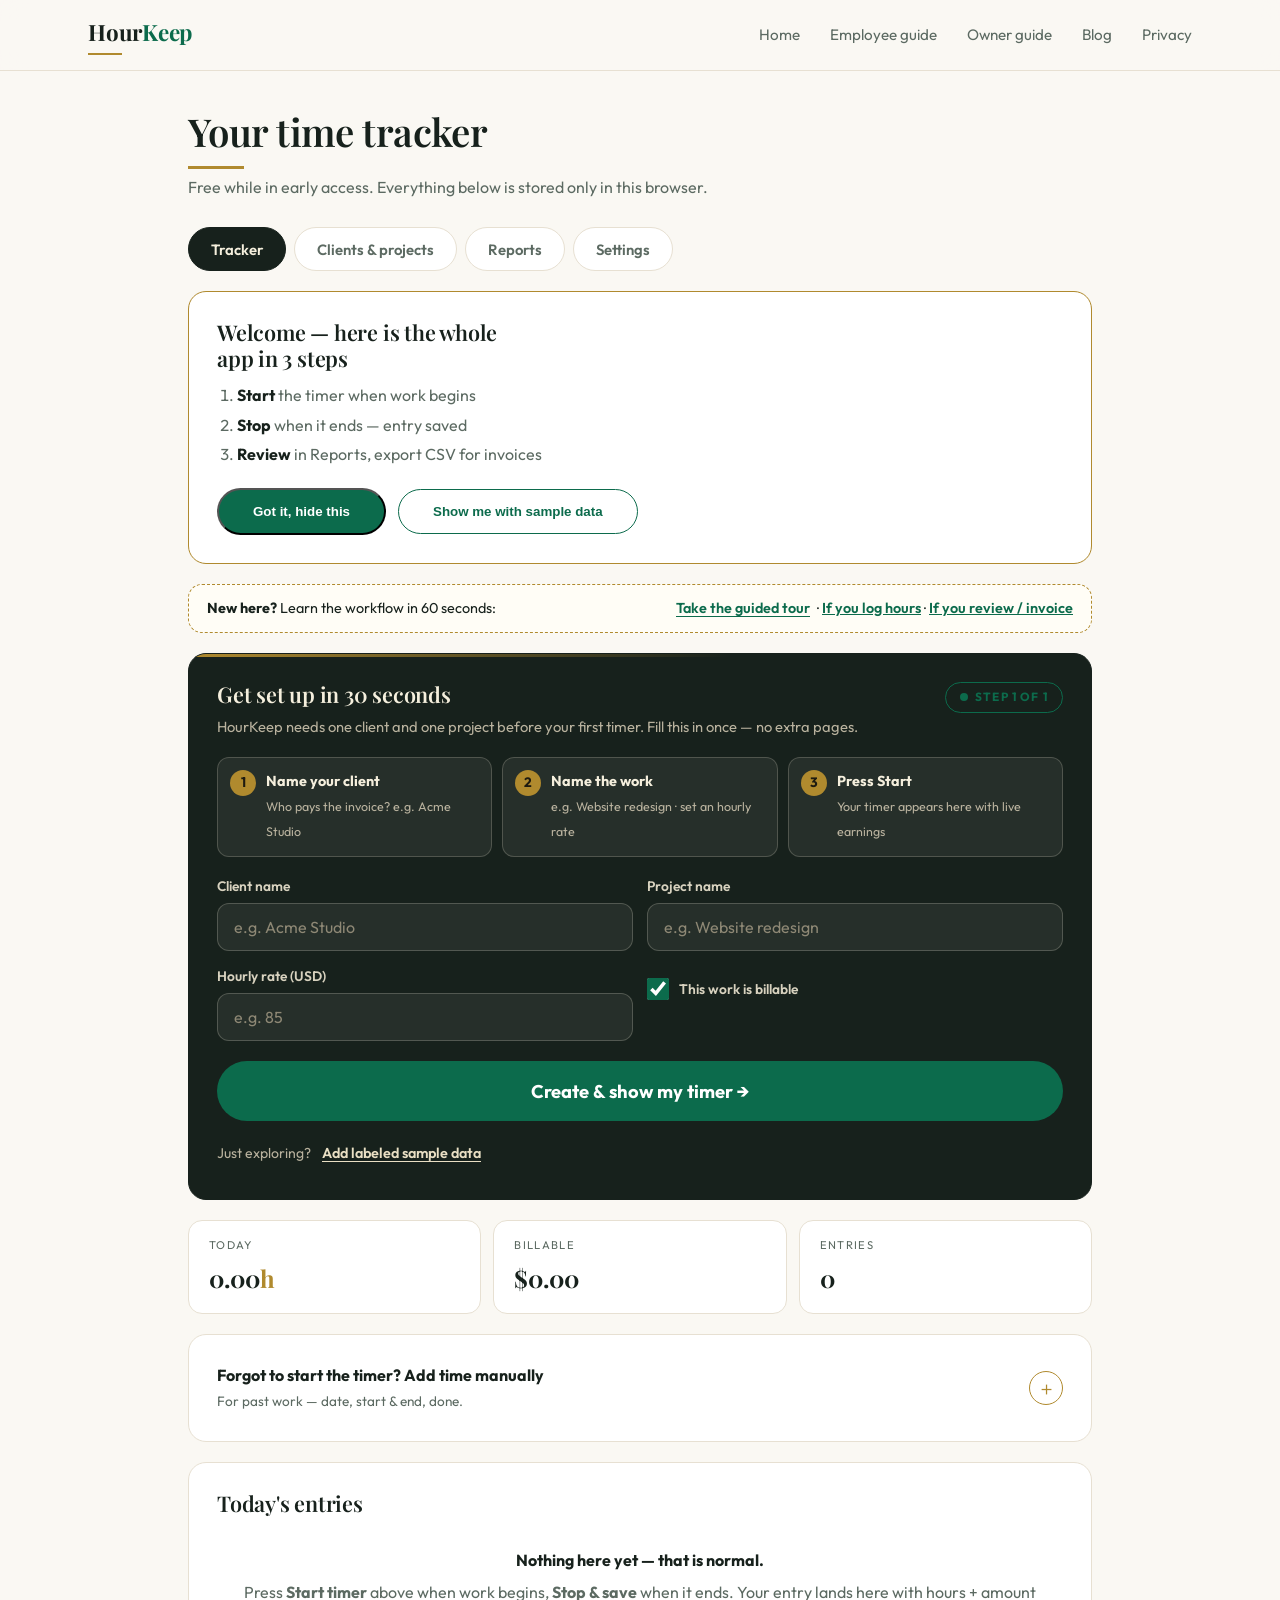
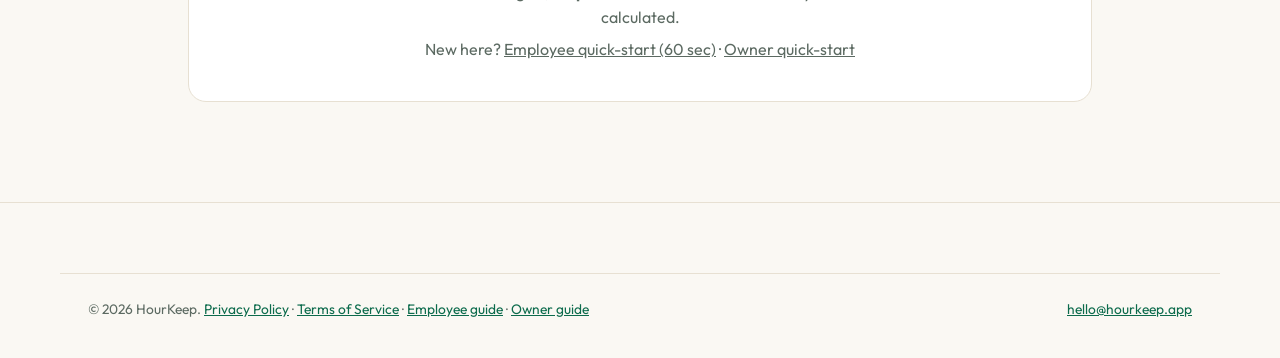
<file: app.html>
<!DOCTYPE html>
<html lang="en">
<head>
<meta charset="UTF-8">
<meta name="viewport" content="width=device-width, initial-scale=1.0">
<title>HourKeep Tracker — Simple Billable Time Tracking</title>
<meta name="description" content="Free billable time tracker for freelancers and small agencies. Timers, manual entries, reports and CSV export. Your data stays in your browser.">
<meta name="robots" content="noindex">
<link rel="icon" href="data:image/svg+xml,%3Csvg xmlns='http://www.w3.org/2000/svg' viewBox='0 0 64 64'%3E%3Crect width='64' height='64' rx='14' fill='%2317211C'/%3E%3Ctext x='32' y='44' font-family='Georgia,serif' font-size='36' fill='%23F3EAD3' text-anchor='middle'%3EH%3C/text%3E%3Crect x='14' y='50' width='36' height='3' fill='%23B08A2E'/%3E%3C/svg%3E">
<link rel="preconnect" href="https://fonts.googleapis.com">
<link rel="preconnect" href="https://fonts.gstatic.com" crossorigin>
<link href="https://fonts.googleapis.com/css2?family=Playfair+Display:ital,wght@0,500;0,600;0,700;1,500;1,600&family=Outfit:wght@400;500;600;700&display=swap" rel="stylesheet">
<link rel="stylesheet" href="styles.css">
</head>
<body>

<nav aria-label="Main navigation">
  <div class="wrap">
    <a class="logo" href="./">Hour<em>Keep</em></a>
    <div class="nav-links">
      <a href="./">Home</a>
      <a href="guide-employee.html">Employee guide</a>
      <a href="guide-employer.html">Owner guide</a>
      <a href="blog/">Blog</a>
      <a href="privacy.html">Privacy</a>
    </div>
  </div>
</nav>

<main class="wrap app-main">
  <div class="app-head">
    <div>
      <h1>Your time tracker</h1>
      <p class="muted">Free while in early access. Everything below is stored only in this browser.</p>
    </div>
  </div>
  <div id="app" aria-live="off"></div>
</main>

<div id="toasts" aria-live="polite"></div>
<div id="sr-live" class="visually-hidden" role="status" aria-live="polite"></div>

<footer>
  <div class="wrap footer-base">
    <span>© 2026 HourKeep. <a href="privacy.html">Privacy Policy</a> · <a href="terms.html">Terms of Service</a> · <a href="guide-employee.html">Employee guide</a> · <a href="guide-employer.html">Owner guide</a></span>
    <span><a href="mailto:hello@hourkeep.app">hello@hourkeep.app</a></span>
  </div>
</footer>

<script src="app.js" defer></script>

</body>
</html>
</file>
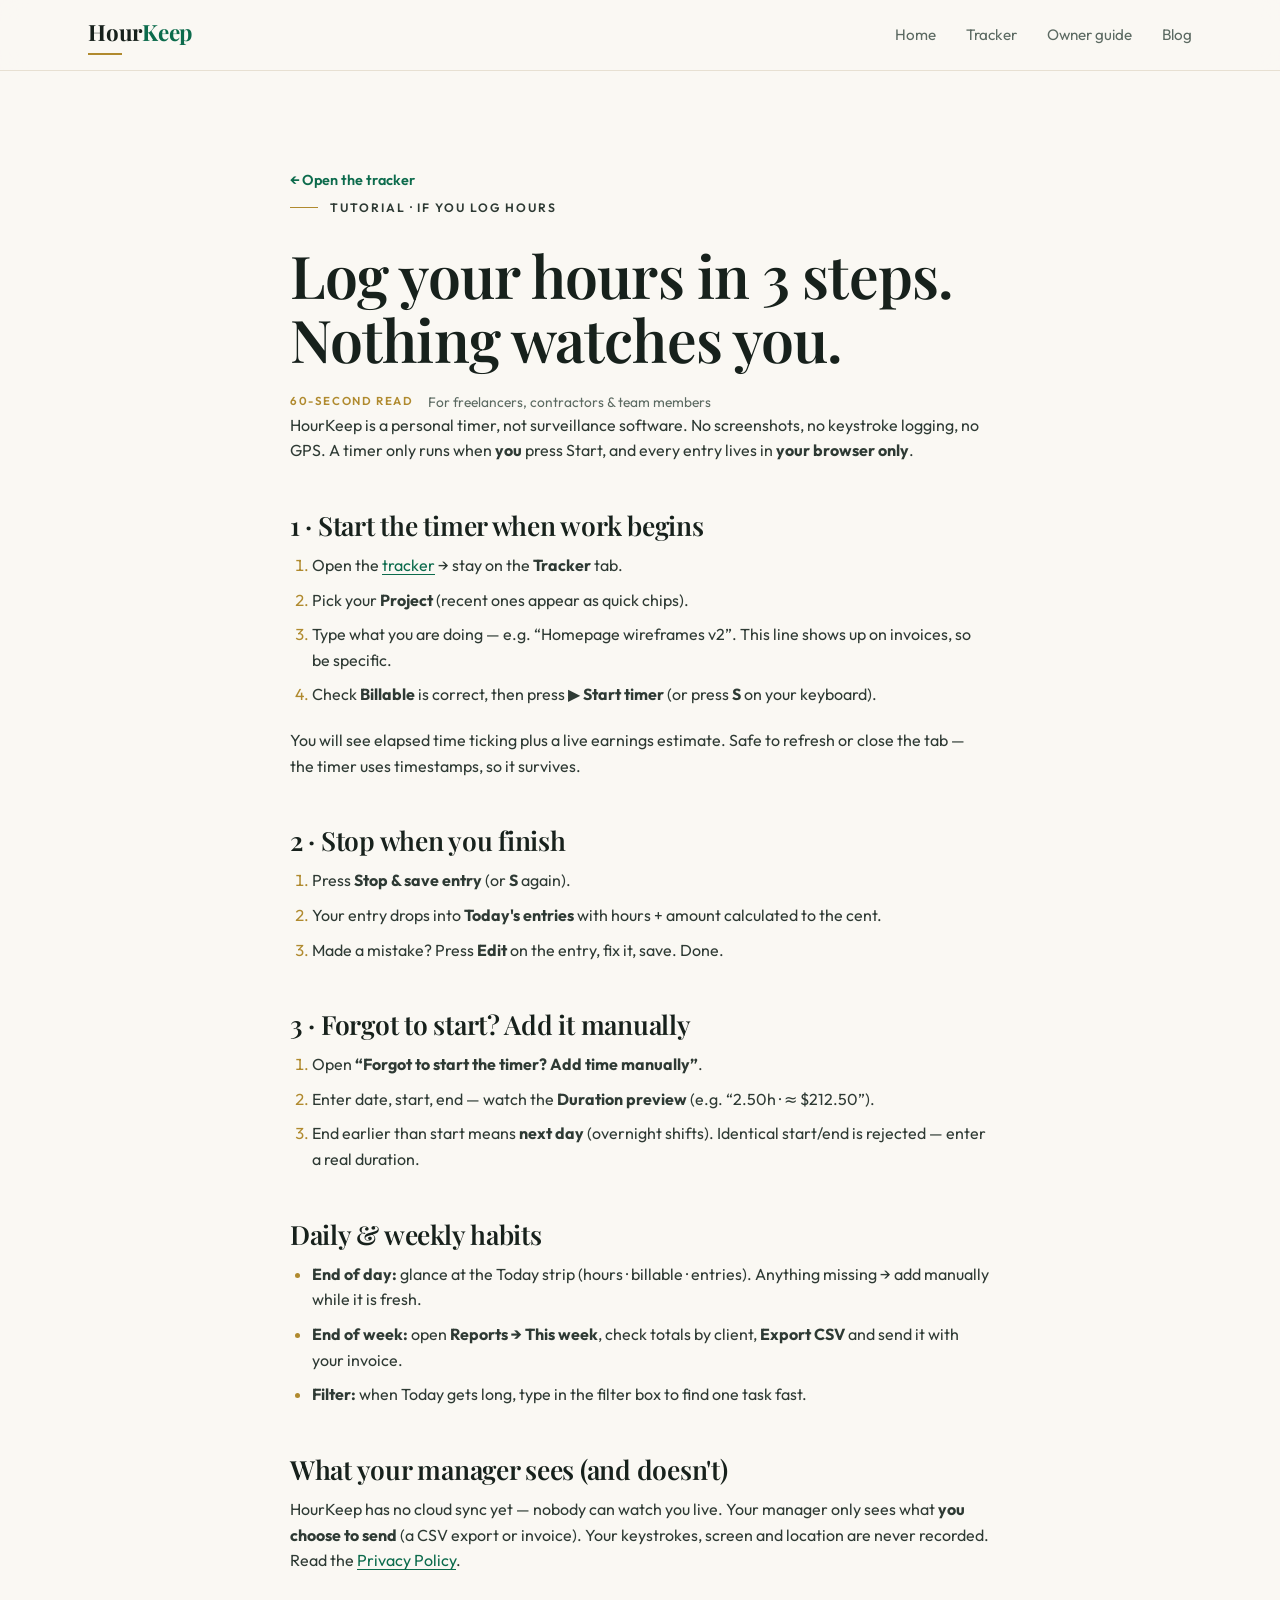
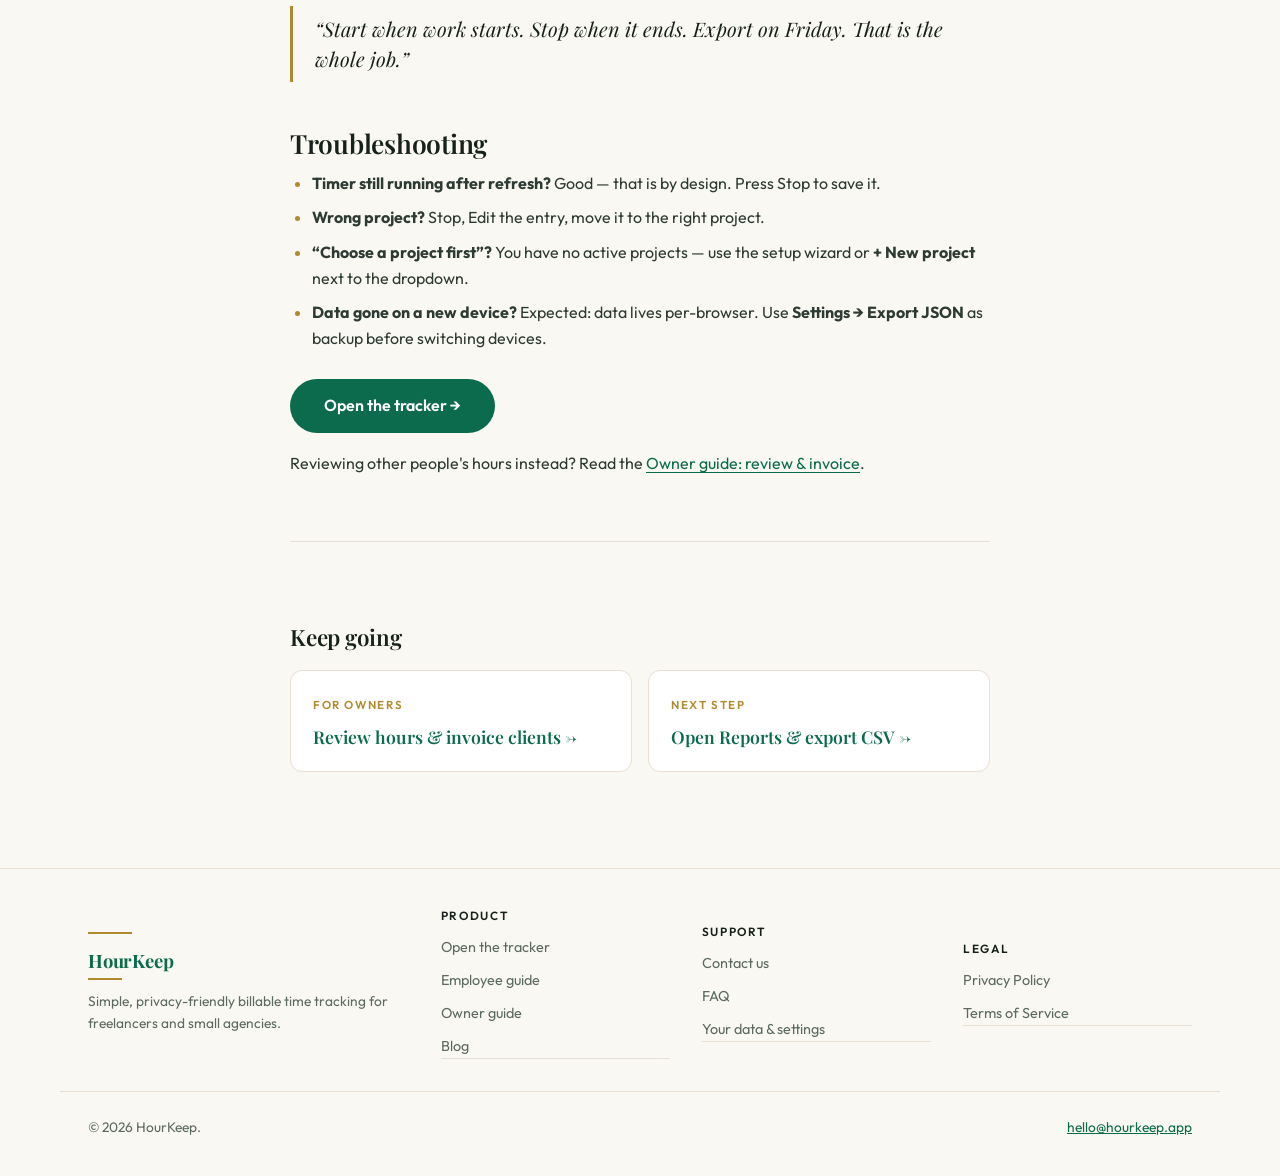
<file: guide-employee.html>
<!DOCTYPE html>
<html lang="en">
<head>
<meta charset="UTF-8">
<meta name="viewport" content="width=device-width, initial-scale=1.0">
<title>Employee Quick-Start — HourKeep</title>
<meta name="description" content="If you log hours: start the timer, stop when done, fix mistakes, and export your week. 60-second HourKeep tutorial with zero surveillance.">
<link rel="canonical" href="https://bills740ssrw-creator.github.io/hourkeep/guide-employee.html">
<meta property="og:type" content="article">
<meta property="og:site_name" content="HourKeep">
<meta property="og:title" content="Employee Quick-Start — HourKeep">
<meta property="og:description" content="Log hours in 3 steps: start, stop, review. Your data stays in your browser.">
<link rel="icon" href="data:image/svg+xml,%3Csvg xmlns='http://www.w3.org/2000/svg' viewBox='0 0 64 64'%3E%3Crect width='64' height='64' rx='14' fill='%2317211C'/%3E%3Ctext x='32' y='44' font-family='Georgia,serif' font-size='36' fill='%23F3EAD3' text-anchor='middle'%3EH%3C/text%3E%3Crect x='14' y='50' width='36' height='3' fill='%23B08A2E'/%3E%3C/svg%3E">
<link rel="preconnect" href="https://fonts.googleapis.com">
<link rel="preconnect" href="https://fonts.gstatic.com" crossorigin>
<link href="https://fonts.googleapis.com/css2?family=Playfair+Display:ital,wght@0,500;0,600;0,700;1,500;1,600&family=Outfit:wght@400;500;600;700&display=swap" rel="stylesheet">
<link rel="stylesheet" href="styles.css">
</head>
<body>

<nav aria-label="Main navigation">
  <div class="wrap">
    <a class="logo" href="./">Hour<em>Keep</em></a>
    <div class="nav-links">
      <a href="./">Home</a>
      <a href="app.html">Tracker</a>
      <a href="guide-employer.html">Owner guide</a>
      <a href="blog/">Blog</a>
    </div>
  </div>
</nav>

<section>
  <div class="wrap">
    <div class="article">
      <a class="back-link" href="app.html">← Open the tracker</a>
      <p class="label">Tutorial · If you log hours</p>
      <h1>Log your hours in 3 steps. Nothing watches you.</h1>
      <div class="post-meta"><span class="date">60-second read</span><span>For freelancers, contractors &amp; team members</span></div>
      <p>HourKeep is a personal timer, not surveillance software. No screenshots, no keystroke logging, no GPS. A timer only runs when <b>you</b> press Start, and every entry lives in <b>your browser only</b>.</p>

      <h2>1 · Start the timer when work begins</h2>
      <ol>
        <li>Open the <a href="app.html">tracker</a> → stay on the <b>Tracker</b> tab.</li>
        <li>Pick your <b>Project</b> (recent ones appear as quick chips).</li>
        <li>Type what you are doing — e.g. “Homepage wireframes v2”. This line shows up on invoices, so be specific.</li>
        <li>Check <b>Billable</b> is correct, then press <b>▶ Start timer</b> (or press <b>S</b> on your keyboard).</li>
      </ol>
      <p>You will see elapsed time ticking plus a live earnings estimate. Safe to refresh or close the tab — the timer uses timestamps, so it survives.</p>

      <h2>2 · Stop when you finish</h2>
      <ol>
        <li>Press <b>Stop &amp; save entry</b> (or <b>S</b> again).</li>
        <li>Your entry drops into <b>Today's entries</b> with hours + amount calculated to the cent.</li>
        <li>Made a mistake? Press <b>Edit</b> on the entry, fix it, save. Done.</li>
      </ol>

      <h2>3 · Forgot to start? Add it manually</h2>
      <ol>
        <li>Open <b>“Forgot to start the timer? Add time manually”</b>.</li>
        <li>Enter date, start, end — watch the <b>Duration preview</b> (e.g. “2.50h · ≈ $212.50”).</li>
        <li>End earlier than start means <b>next day</b> (overnight shifts). Identical start/end is rejected — enter a real duration.</li>
      </ol>

      <h2>Daily &amp; weekly habits</h2>
      <ul>
        <li><b>End of day:</b> glance at the Today strip (hours · billable · entries). Anything missing → add manually while it is fresh.</li>
        <li><b>End of week:</b> open <b>Reports → This week</b>, check totals by client, <b>Export CSV</b> and send it with your invoice.</li>
        <li><b>Filter:</b> when Today gets long, type in the filter box to find one task fast.</li>
      </ul>

      <h2>What your manager sees (and doesn't)</h2>
      <p>HourKeep has no cloud sync yet — nobody can watch you live. Your manager only sees what <b>you choose to send</b> (a CSV export or invoice). Your keystrokes, screen and location are never recorded. Read the <a href="privacy.html">Privacy Policy</a>.</p>

      <blockquote>“Start when work starts. Stop when it ends. Export on Friday. That is the whole job.”</blockquote>

      <h2>Troubleshooting</h2>
      <ul>
        <li><b>Timer still running after refresh?</b> Good — that is by design. Press Stop to save it.</li>
        <li><b>Wrong project?</b> Stop, Edit the entry, move it to the right project.</li>
        <li><b>“Choose a project first”?</b> You have no active projects — use the setup wizard or <b>+ New project</b> next to the dropdown.</li>
        <li><b>Data gone on a new device?</b> Expected: data lives per-browser. Use <b>Settings → Export JSON</b> as backup before switching devices.</li>
      </ul>

      <p style="margin-top:28px"><a class="btn solid btn-inline" href="app.html">Open the tracker →</a></p>
      <p class="muted" style="margin-top:14px">Reviewing other people's hours instead? Read the <a href="guide-employer.html">Owner guide: review &amp; invoice</a>.</p>

      <div class="related">
        <h2>Keep going</h2>
        <div class="related-grid">
          <a href="guide-employer.html"><small>For owners</small><b>Review hours &amp; invoice clients →</b></a>
          <a href="app.html#/reports"><small>Next step</small><b>Open Reports &amp; export CSV →</b></a>
        </div>
      </div>
    </div>
  </div>
</section>

<footer>
  <div class="wrap footer-grid">
    <div>
      <div class="rule"></div>
      <a class="logo" href="./" style="font-size:1.15rem">Hour<em>Keep</em></a>
      <p style="margin-top:10px;max-width:22rem">Simple, privacy-friendly billable time tracking for freelancers and small agencies.</p>
    </div>
    <nav aria-label="Product">
      <p class="fhead">Product</p>
      <a href="app.html">Open the tracker</a>
      <a href="guide-employee.html">Employee guide</a>
      <a href="guide-employer.html">Owner guide</a>
      <a href="blog/">Blog</a>
    </nav>
    <nav aria-label="Support">
      <p class="fhead">Support</p>
      <a href="mailto:hello@hourkeep.app">Contact us</a>
      <a href="./#faq">FAQ</a>
      <a href="app.html#/settings">Your data &amp; settings</a>
    </nav>
    <nav aria-label="Legal">
      <p class="fhead">Legal</p>
      <a href="privacy.html">Privacy Policy</a>
      <a href="terms.html">Terms of Service</a>
    </nav>
  </div>
  <div class="wrap footer-base">
    <span>© 2026 HourKeep.</span>
    <span><a href="mailto:hello@hourkeep.app">hello@hourkeep.app</a></span>
  </div>
</footer>

</body>
</html>
</file>
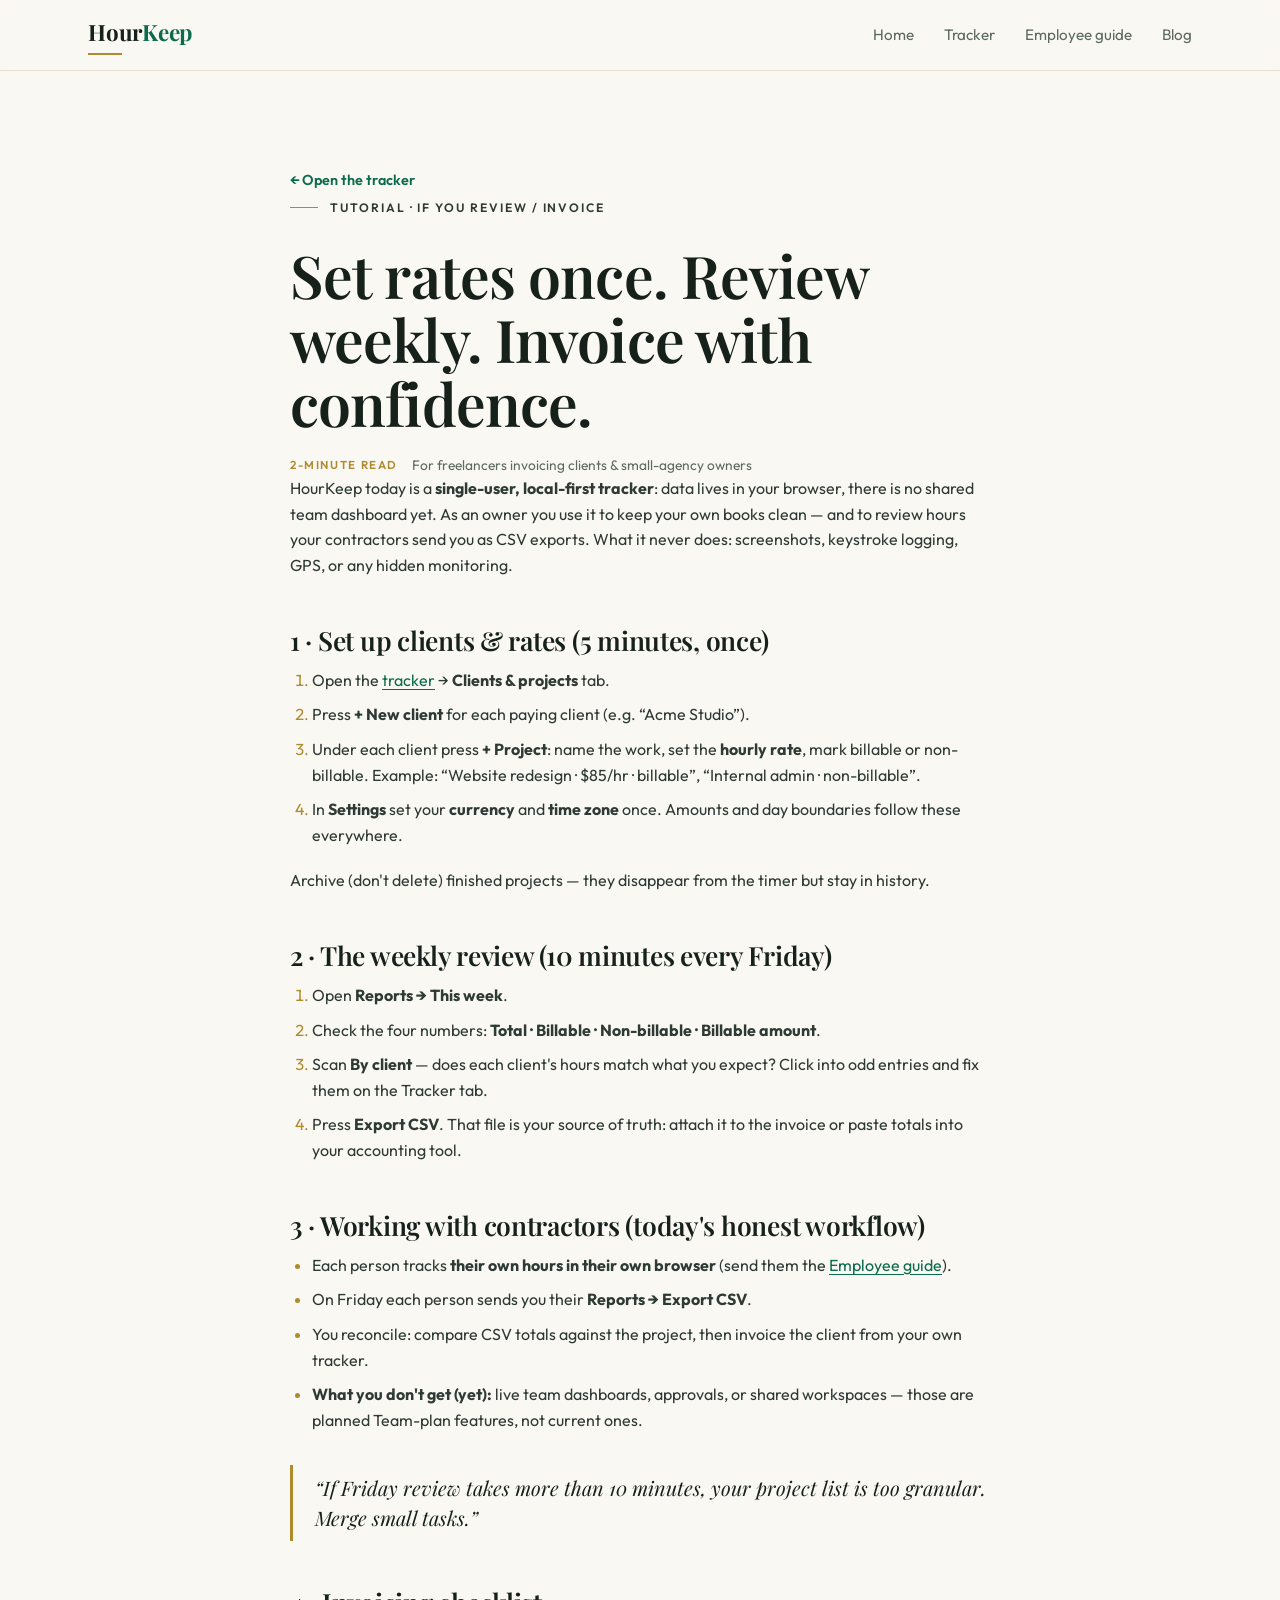
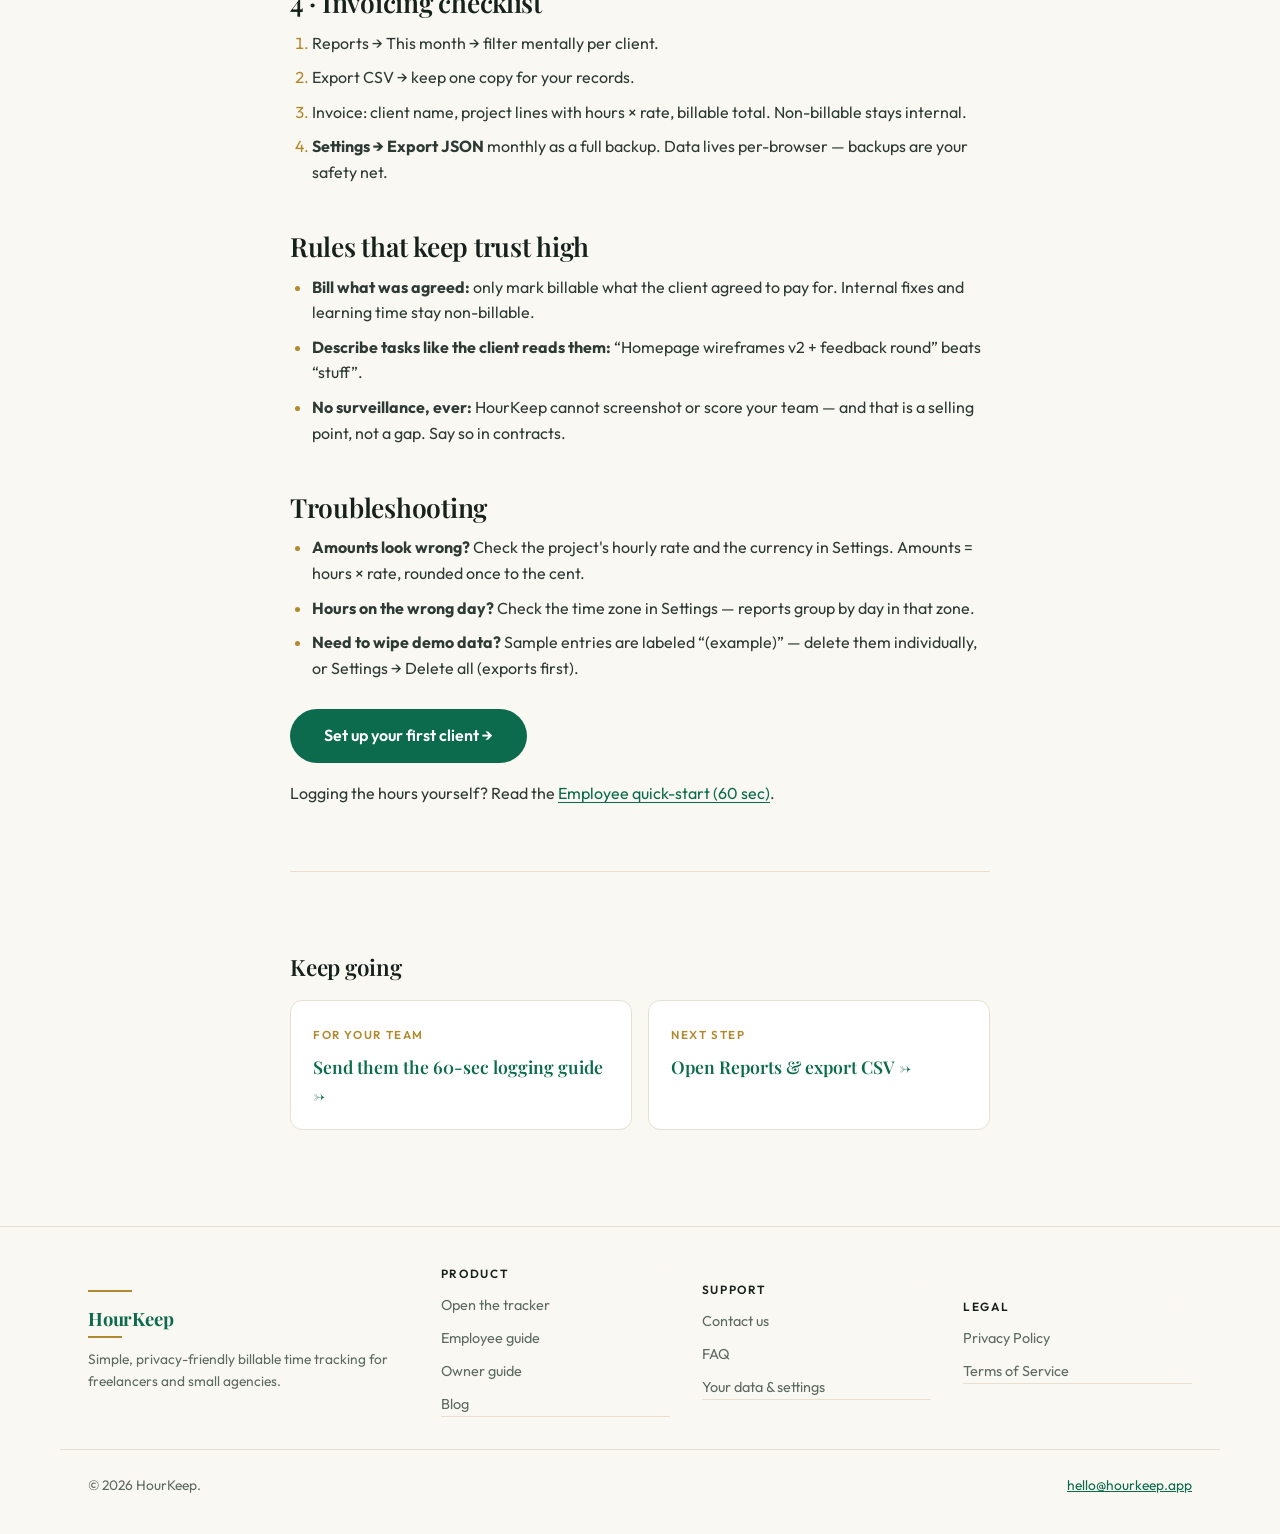
<file: guide-employer.html>
<!DOCTYPE html>
<html lang="en">
<head>
<meta charset="UTF-8">
<meta name="viewport" content="width=device-width, initial-scale=1.0">
<title>Owner Quick-Start — HourKeep</title>
<meta name="description" content="If you review or invoice: set up clients and rates once, review weekly totals, export CSV for invoices. Honest HourKeep tutorial for owners.">
<link rel="canonical" href="https://bills740ssrw-creator.github.io/hourkeep/guide-employer.html">
<meta property="og:type" content="article">
<meta property="og:site_name" content="HourKeep">
<meta property="og:title" content="Owner Quick-Start — HourKeep">
<meta property="og:description" content="Set rates once, review weekly, export CSV, invoice. No surveillance, no guesswork.">
<link rel="icon" href="data:image/svg+xml,%3Csvg xmlns='http://www.w3.org/2000/svg' viewBox='0 0 64 64'%3E%3Crect width='64' height='64' rx='14' fill='%2317211C'/%3E%3Ctext x='32' y='44' font-family='Georgia,serif' font-size='36' fill='%23F3EAD3' text-anchor='middle'%3EH%3C/text%3E%3Crect x='14' y='50' width='36' height='3' fill='%23B08A2E'/%3E%3C/svg%3E">
<link rel="preconnect" href="https://fonts.googleapis.com">
<link rel="preconnect" href="https://fonts.gstatic.com" crossorigin>
<link href="https://fonts.googleapis.com/css2?family=Playfair+Display:ital,wght@0,500;0,600;0,700;1,500;1,600&family=Outfit:wght@400;500;600;700&display=swap" rel="stylesheet">
<link rel="stylesheet" href="styles.css">
</head>
<body>

<nav aria-label="Main navigation">
  <div class="wrap">
    <a class="logo" href="./">Hour<em>Keep</em></a>
    <div class="nav-links">
      <a href="./">Home</a>
      <a href="app.html">Tracker</a>
      <a href="guide-employee.html">Employee guide</a>
      <a href="blog/">Blog</a>
    </div>
  </div>
</nav>

<section>
  <div class="wrap">
    <div class="article">
      <a class="back-link" href="app.html">← Open the tracker</a>
      <p class="label">Tutorial · If you review / invoice</p>
      <h1>Set rates once. Review weekly. Invoice with confidence.</h1>
      <div class="post-meta"><span class="date">2-minute read</span><span>For freelancers invoicing clients &amp; small-agency owners</span></div>
      <p>HourKeep today is a <b>single-user, local-first tracker</b>: data lives in your browser, there is no shared team dashboard yet. As an owner you use it to keep your own books clean — and to review hours your contractors send you as CSV exports. What it never does: screenshots, keystroke logging, GPS, or any hidden monitoring.</p>

      <h2>1 · Set up clients &amp; rates (5 minutes, once)</h2>
      <ol>
        <li>Open the <a href="app.html">tracker</a> → <b>Clients &amp; projects</b> tab.</li>
        <li>Press <b>+ New client</b> for each paying client (e.g. “Acme Studio”).</li>
        <li>Under each client press <b>+ Project</b>: name the work, set the <b>hourly rate</b>, mark billable or non-billable. Example: “Website redesign · $85/hr · billable”, “Internal admin · non-billable”.</li>
        <li>In <b>Settings</b> set your <b>currency</b> and <b>time zone</b> once. Amounts and day boundaries follow these everywhere.</li>
      </ol>
      <p>Archive (don't delete) finished projects — they disappear from the timer but stay in history.</p>

      <h2>2 · The weekly review (10 minutes every Friday)</h2>
      <ol>
        <li>Open <b>Reports → This week</b>.</li>
        <li>Check the four numbers: <b>Total · Billable · Non-billable · Billable amount</b>.</li>
        <li>Scan <b>By client</b> — does each client's hours match what you expect? Click into odd entries and fix them on the Tracker tab.</li>
        <li>Press <b>Export CSV</b>. That file is your source of truth: attach it to the invoice or paste totals into your accounting tool.</li>
      </ol>

      <h2>3 · Working with contractors (today's honest workflow)</h2>
      <ul>
        <li>Each person tracks <b>their own hours in their own browser</b> (send them the <a href="guide-employee.html">Employee guide</a>).</li>
        <li>On Friday each person sends you their <b>Reports → Export CSV</b>.</li>
        <li>You reconcile: compare CSV totals against the project, then invoice the client from your own tracker.</li>
        <li><b>What you don't get (yet):</b> live team dashboards, approvals, or shared workspaces — those are planned Team-plan features, not current ones.</li>
      </ul>

      <blockquote>“If Friday review takes more than 10 minutes, your project list is too granular. Merge small tasks.”</blockquote>

      <h2>4 · Invoicing checklist</h2>
      <ol>
        <li>Reports → This month → filter mentally per client.</li>
        <li>Export CSV → keep one copy for your records.</li>
        <li>Invoice: client name, project lines with hours × rate, billable total. Non-billable stays internal.</li>
        <li><b>Settings → Export JSON</b> monthly as a full backup. Data lives per-browser — backups are your safety net.</li>
      </ol>

      <h2>Rules that keep trust high</h2>
      <ul>
        <li><b>Bill what was agreed:</b> only mark billable what the client agreed to pay for. Internal fixes and learning time stay non-billable.</li>
        <li><b>Describe tasks like the client reads them:</b> “Homepage wireframes v2 + feedback round” beats “stuff”.</li>
        <li><b>No surveillance, ever:</b> HourKeep cannot screenshot or score your team — and that is a selling point, not a gap. Say so in contracts.</li>
      </ul>

      <h2>Troubleshooting</h2>
      <ul>
        <li><b>Amounts look wrong?</b> Check the project's hourly rate and the currency in Settings. Amounts = hours × rate, rounded once to the cent.</li>
        <li><b>Hours on the wrong day?</b> Check the time zone in Settings — reports group by day in that zone.</li>
        <li><b>Need to wipe demo data?</b> Sample entries are labeled “(example)” — delete them individually, or Settings → Delete all (exports first).</li>
      </ul>

      <p style="margin-top:28px"><a class="btn solid btn-inline" href="app.html">Set up your first client →</a></p>
      <p class="muted" style="margin-top:14px">Logging the hours yourself? Read the <a href="guide-employee.html">Employee quick-start (60 sec)</a>.</p>

      <div class="related">
        <h2>Keep going</h2>
        <div class="related-grid">
          <a href="guide-employee.html"><small>For your team</small><b>Send them the 60-sec logging guide →</b></a>
          <a href="app.html#/reports"><small>Next step</small><b>Open Reports &amp; export CSV →</b></a>
        </div>
      </div>
    </div>
  </div>
</section>

<footer>
  <div class="wrap footer-grid">
    <div>
      <div class="rule"></div>
      <a class="logo" href="./" style="font-size:1.15rem">Hour<em>Keep</em></a>
      <p style="margin-top:10px;max-width:22rem">Simple, privacy-friendly billable time tracking for freelancers and small agencies.</p>
    </div>
    <nav aria-label="Product">
      <p class="fhead">Product</p>
      <a href="app.html">Open the tracker</a>
      <a href="guide-employee.html">Employee guide</a>
      <a href="guide-employer.html">Owner guide</a>
      <a href="blog/">Blog</a>
    </nav>
    <nav aria-label="Support">
      <p class="fhead">Support</p>
      <a href="mailto:hello@hourkeep.app">Contact us</a>
      <a href="./#faq">FAQ</a>
      <a href="app.html#/settings">Your data &amp; settings</a>
    </nav>
    <nav aria-label="Legal">
      <p class="fhead">Legal</p>
      <a href="privacy.html">Privacy Policy</a>
      <a href="terms.html">Terms of Service</a>
    </nav>
  </div>
  <div class="wrap footer-base">
    <span>© 2026 HourKeep.</span>
    <span><a href="mailto:hello@hourkeep.app">hello@hourkeep.app</a></span>
  </div>
</footer>

</body>
</html>
</file>
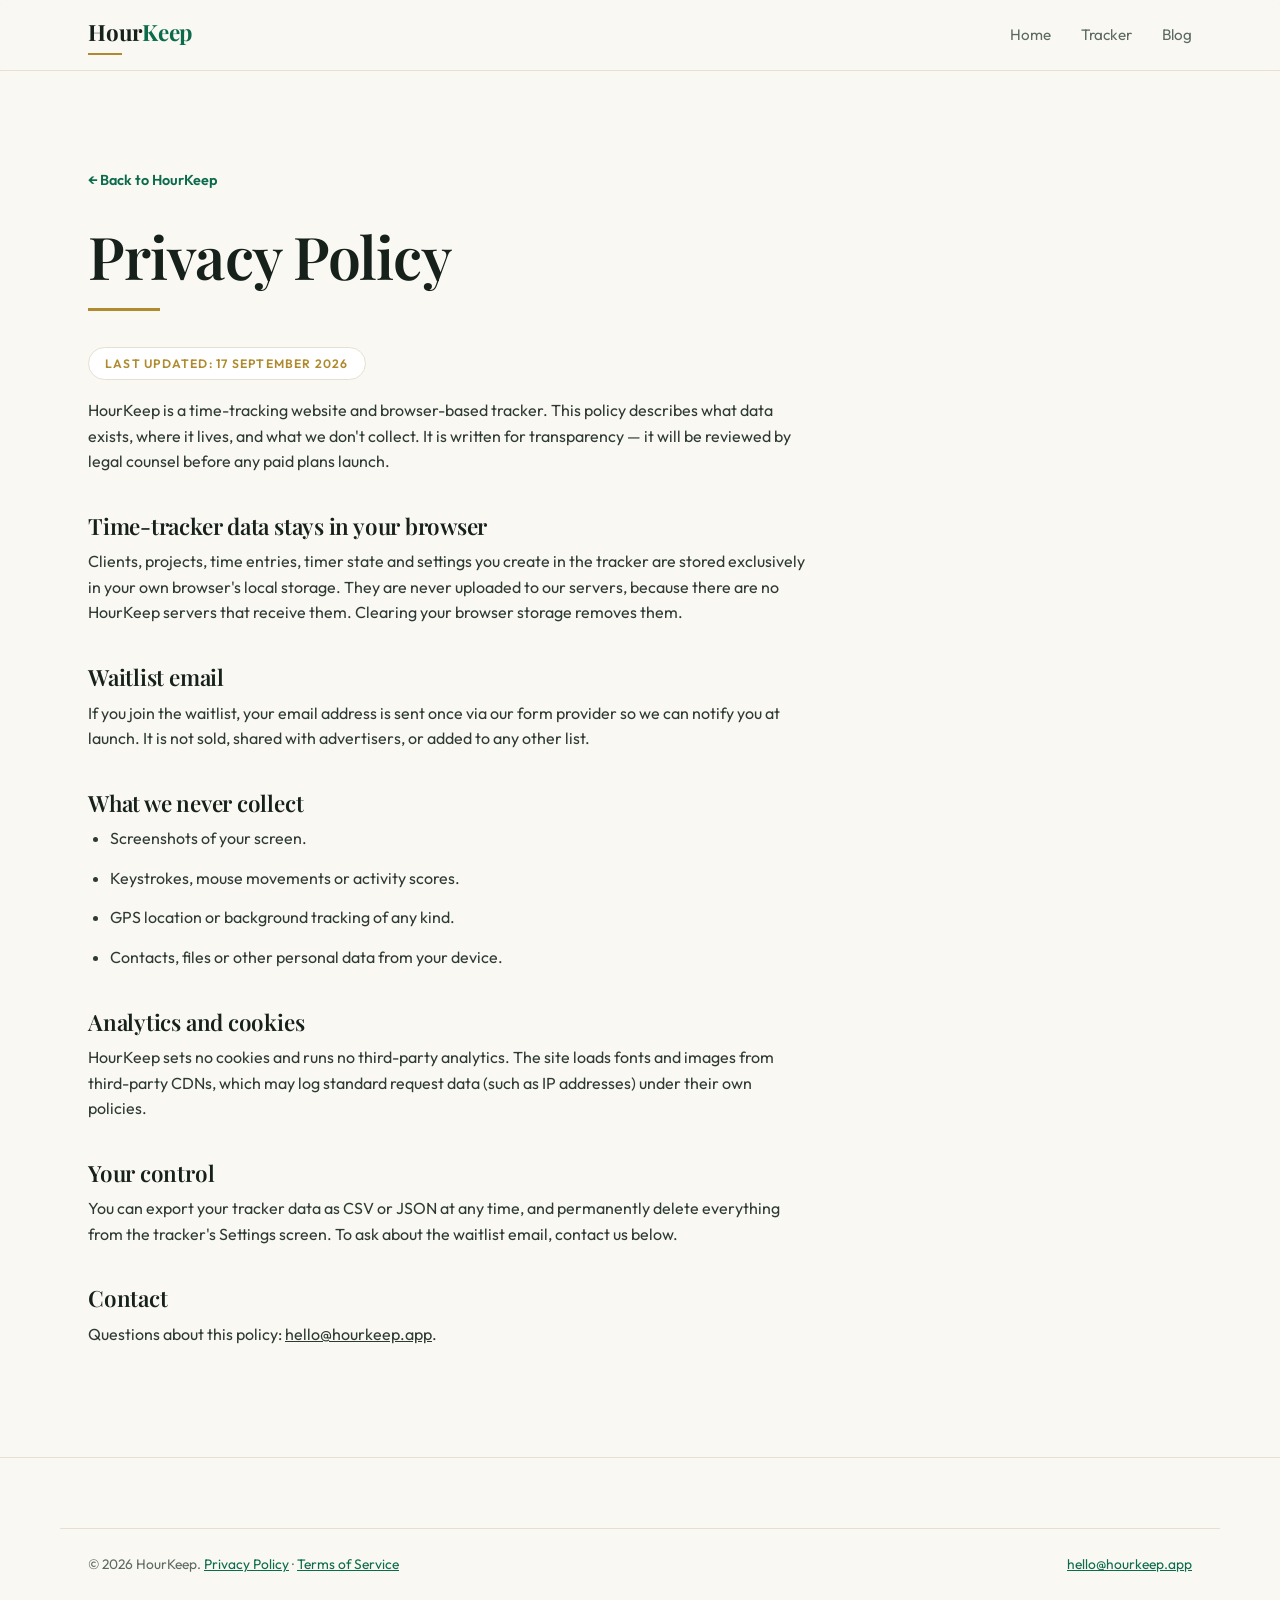
<file: privacy.html>
<!DOCTYPE html>
<html lang="en">
<head>
<meta charset="UTF-8">
<meta name="viewport" content="width=device-width, initial-scale=1.0">
<title>Privacy Policy — HourKeep</title>
<meta name="description" content="How HourKeep handles your data: time entries stay in your browser, waitlist emails go nowhere else, and there is no tracking or surveillance.">
<link rel="icon" href="data:image/svg+xml,%3Csvg xmlns='http://www.w3.org/2000/svg' viewBox='0 0 64 64'%3E%3Crect width='64' height='64' rx='14' fill='%2317211C'/%3E%3Ctext x='32' y='44' font-family='Georgia,serif' font-size='36' fill='%23F3EAD3' text-anchor='middle'%3EH%3C/text%3E%3Crect x='14' y='50' width='36' height='3' fill='%23B08A2E'/%3E%3C/svg%3E">
<link rel="preconnect" href="https://fonts.googleapis.com">
<link rel="preconnect" href="https://fonts.gstatic.com" crossorigin>
<link href="https://fonts.googleapis.com/css2?family=Playfair+Display:ital,wght@0,500;0,600;0,700;1,500;1,600&family=Outfit:wght@400;500;600;700&display=swap" rel="stylesheet">
<link rel="stylesheet" href="styles.css">
</head>
<body>

<nav aria-label="Main navigation">
  <div class="wrap">
    <a class="logo" href="./">Hour<em>Keep</em></a>
    <div class="nav-links">
      <a href="./">Home</a>
      <a href="app.html">Tracker</a>
      <a href="blog/">Blog</a>
    </div>
  </div>
</nav>

<section>
  <div class="wrap">
    <div class="legal">
      <a class="back-link" href="./">← Back to HourKeep</a>
      <h1>Privacy Policy<span class="gold-rule"></span></h1>
      <p><span class="updated">Last updated: 17 September 2026</span></p>
      <p>HourKeep is a time-tracking website and browser-based tracker. This policy describes what data exists, where it lives, and what we don't collect. It is written for transparency — it will be reviewed by legal counsel before any paid plans launch.</p>

      <h2>Time-tracker data stays in your browser</h2>
      <p>Clients, projects, time entries, timer state and settings you create in the tracker are stored exclusively in your own browser's local storage. They are never uploaded to our servers, because there are no HourKeep servers that receive them. Clearing your browser storage removes them.</p>

      <h2>Waitlist email</h2>
      <p>If you join the waitlist, your email address is sent once via our form provider so we can notify you at launch. It is not sold, shared with advertisers, or added to any other list.</p>

      <h2>What we never collect</h2>
      <ul>
        <li>Screenshots of your screen.</li>
        <li>Keystrokes, mouse movements or activity scores.</li>
        <li>GPS location or background tracking of any kind.</li>
        <li>Contacts, files or other personal data from your device.</li>
      </ul>

      <h2>Analytics and cookies</h2>
      <p>HourKeep sets no cookies and runs no third-party analytics. The site loads fonts and images from third-party CDNs, which may log standard request data (such as IP addresses) under their own policies.</p>

      <h2>Your control</h2>
      <p>You can export your tracker data as CSV or JSON at any time, and permanently delete everything from the tracker's Settings screen. To ask about the waitlist email, contact us below.</p>

      <h2>Contact</h2>
      <p>Questions about this policy: <a href="mailto:hello@hourkeep.app">hello@hourkeep.app</a>.</p>
    </div>
  </div>
</section>

<footer>
  <div class="wrap footer-base">
    <span>© 2026 HourKeep. <a href="privacy.html">Privacy Policy</a> · <a href="terms.html">Terms of Service</a></span>
    <span><a href="mailto:hello@hourkeep.app">hello@hourkeep.app</a></span>
  </div>
</footer>

</body>
</html>
</file>
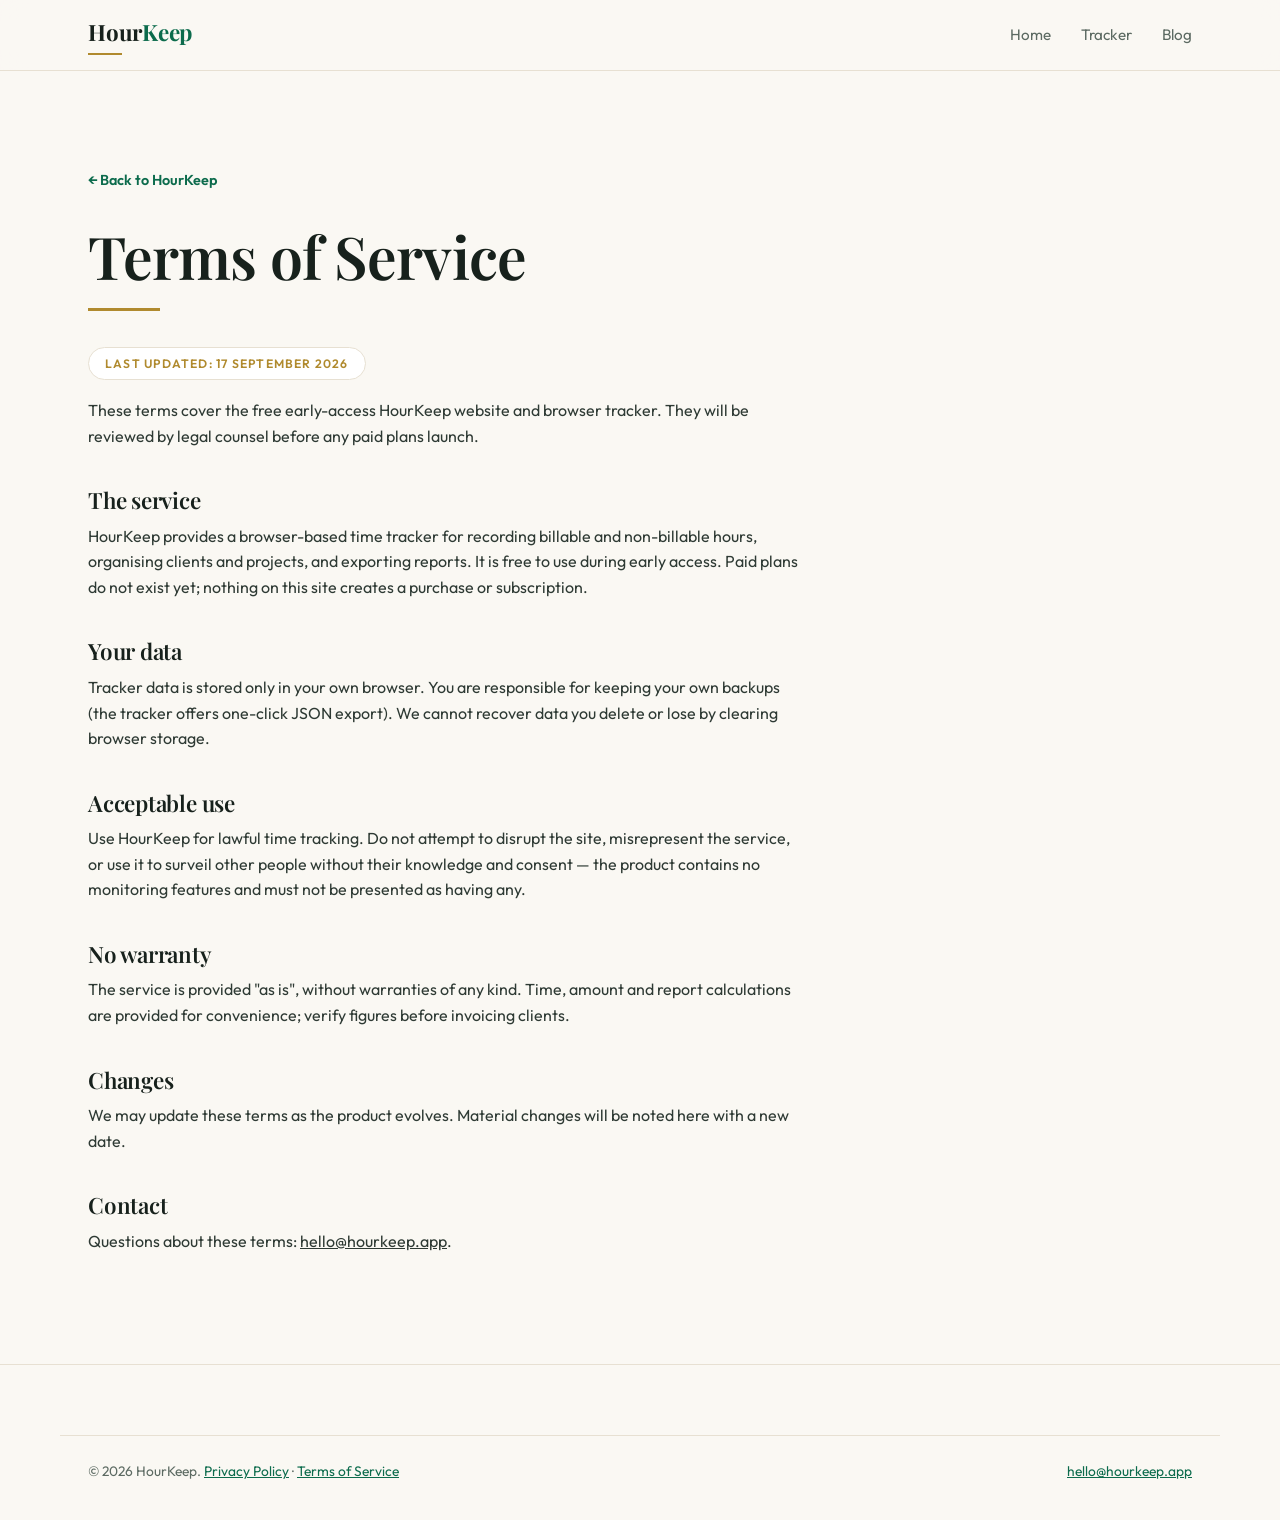
<file: terms.html>
<!DOCTYPE html>
<html lang="en">
<head>
<meta charset="UTF-8">
<meta name="viewport" content="width=device-width, initial-scale=1.0">
<title>Terms of Service — HourKeep</title>
<meta name="description" content="The terms for using HourKeep's free early-access time tracker.">
<link rel="icon" href="data:image/svg+xml,%3Csvg xmlns='http://www.w3.org/2000/svg' viewBox='0 0 64 64'%3E%3Crect width='64' height='64' rx='14' fill='%2317211C'/%3E%3Ctext x='32' y='44' font-family='Georgia,serif' font-size='36' fill='%23F3EAD3' text-anchor='middle'%3EH%3C/text%3E%3Crect x='14' y='50' width='36' height='3' fill='%23B08A2E'/%3E%3C/svg%3E">
<link rel="preconnect" href="https://fonts.googleapis.com">
<link rel="preconnect" href="https://fonts.gstatic.com" crossorigin>
<link href="https://fonts.googleapis.com/css2?family=Playfair+Display:ital,wght@0,500;0,600;0,700;1,500;1,600&family=Outfit:wght@400;500;600;700&display=swap" rel="stylesheet">
<link rel="stylesheet" href="styles.css">
</head>
<body>

<nav aria-label="Main navigation">
  <div class="wrap">
    <a class="logo" href="./">Hour<em>Keep</em></a>
    <div class="nav-links">
      <a href="./">Home</a>
      <a href="app.html">Tracker</a>
      <a href="blog/">Blog</a>
    </div>
  </div>
</nav>

<section>
  <div class="wrap">
    <div class="legal">
      <a class="back-link" href="./">← Back to HourKeep</a>
      <h1>Terms of Service<span class="gold-rule"></span></h1>
      <p><span class="updated">Last updated: 17 September 2026</span></p>
      <p>These terms cover the free early-access HourKeep website and browser tracker. They will be reviewed by legal counsel before any paid plans launch.</p>

      <h2>The service</h2>
      <p>HourKeep provides a browser-based time tracker for recording billable and non-billable hours, organising clients and projects, and exporting reports. It is free to use during early access. Paid plans do not exist yet; nothing on this site creates a purchase or subscription.</p>

      <h2>Your data</h2>
      <p>Tracker data is stored only in your own browser. You are responsible for keeping your own backups (the tracker offers one-click JSON export). We cannot recover data you delete or lose by clearing browser storage.</p>

      <h2>Acceptable use</h2>
      <p>Use HourKeep for lawful time tracking. Do not attempt to disrupt the site, misrepresent the service, or use it to surveil other people without their knowledge and consent — the product contains no monitoring features and must not be presented as having any.</p>

      <h2>No warranty</h2>
      <p>The service is provided "as is", without warranties of any kind. Time, amount and report calculations are provided for convenience; verify figures before invoicing clients.</p>

      <h2>Changes</h2>
      <p>We may update these terms as the product evolves. Material changes will be noted here with a new date.</p>

      <h2>Contact</h2>
      <p>Questions about these terms: <a href="mailto:hello@hourkeep.app">hello@hourkeep.app</a>.</p>
    </div>
  </div>
</section>

<footer>
  <div class="wrap footer-base">
    <span>© 2026 HourKeep. <a href="privacy.html">Privacy Policy</a> · <a href="terms.html">Terms of Service</a></span>
    <span><a href="mailto:hello@hourkeep.app">hello@hourkeep.app</a></span>
  </div>
</footer>

</body>
</html>
</file>
<file: styles.css>
:root{
    --paper:#FAF8F3; --card:#FFFFFF; --ink:#17211C; --muted:#5C6A62;
    --line:#E7E0D2; --gold:#B08A2E; --gold-soft:#F3EAD3;
    --accent:#0C6B4C; --accent-ink:#FFFFFF; --accent-deep:#094E38;
    --radius:18px; font-size:16px;
  }
  *{margin:0;padding:0;box-sizing:border-box}
  html{scroll-behavior:smooth}
  body{background:var(--paper);color:var(--ink);font-family:'Outfit',system-ui,-apple-system,'Segoe UI',sans-serif;line-height:1.6;-webkit-font-smoothing:antialiased}
  .wrap{max-width:1160px;margin:0 auto;padding:0 28px}
  a{color:inherit}
  .serif{font-family:'Playfair Display',Georgia,serif}
  ::selection{background:var(--gold-soft)}

  /* ---------- nav ---------- */
  nav{position:sticky;top:0;z-index:40;background:rgba(250,248,243,.88);backdrop-filter:blur(12px);-webkit-backdrop-filter:blur(12px);border-bottom:1px solid var(--line)}
  nav .wrap{display:flex;align-items:center;justify-content:space-between;height:70px}
  .logo{font-family:'Playfair Display',Georgia,serif;font-weight:700;font-size:1.4rem;letter-spacing:-.01em;text-decoration:none}
  .logo em{font-style:normal;color:var(--accent)}
  .logo::after{content:"";display:block;height:2px;width:34px;background:var(--gold);margin-top:2px}
  .nav-links{display:flex;gap:30px;align-items:center;font-size:.95rem;color:var(--muted)}
  .nav-links a{text-decoration:none}
  .nav-links a:hover{color:var(--ink)}
  .nav-cta{background:var(--accent);color:var(--accent-ink)!important;padding:10px 22px;border-radius:99px;font-weight:600;transition:transform .25s ease,background .25s ease}
  .nav-cta:hover{background:var(--accent-deep);transform:translateY(-1px)}
  .nav-cta:active{transform:translateY(0) scale(.98)}

  /* ---------- hero ---------- */
  header{padding:72px 0 64px;overflow:hidden}
  .hero{display:grid;grid-template-columns:1.05fr .95fr;gap:64px;align-items:center}
  .kicker{display:inline-flex;align-items:center;gap:10px;font-size:.76rem;letter-spacing:.16em;text-transform:uppercase;color:var(--accent);font-weight:600;border:1px solid var(--line);background:var(--card);border-radius:99px;padding:8px 18px 8px 14px}
  .kicker::before{content:"";width:22px;height:1px;background:var(--gold)}
  h1{font-family:'Playfair Display',Georgia,serif;font-size:clamp(2.4rem,4.6vw,3.7rem);line-height:1.08;letter-spacing:-.015em;margin:26px 0 20px;font-weight:600}
  h1 .it{font-style:italic;color:var(--accent)}
  h1 .gold-rule{display:block;width:72px;height:3px;background:var(--gold);margin-top:20px}
  .sub{color:var(--muted);font-size:1.1rem;max-width:34rem;margin-bottom:30px}
  .sub strong{color:var(--ink);font-weight:600}
  .signup{display:flex;gap:10px;max-width:480px}
  .signup input{flex:1;background:var(--card);border:1px solid var(--line);border-radius:99px;padding:15px 22px;color:var(--ink);font-size:1rem;min-width:0}
  .signup input:focus{outline:2px solid var(--accent);outline-offset:1px;border-color:var(--accent)}
  .signup input::placeholder{color:#9AA39C}
  .signup button{background:var(--accent);color:var(--accent-ink);border:none;border-radius:99px;padding:15px 30px;font-weight:600;font-size:1rem;cursor:pointer;white-space:nowrap;font-family:inherit;transition:transform .25s ease,background .25s ease}
  .signup button:hover{background:var(--accent-deep);transform:translateY(-1px)}
  .signup button:active{transform:scale(.98)}
  .hero-proof{display:flex;gap:22px;margin-top:26px;font-size:.85rem;color:var(--muted);flex-wrap:wrap}
  .hero-proof a{color:var(--accent);text-underline-offset:3px}
  .hero-proof b{color:var(--ink)}

  /* hero visual */
  .hero-art{position:relative}
  .hero-frame{position:relative;border-radius:var(--radius);overflow:hidden;aspect-ratio:4/4.6;background:var(--gold-soft)}
  .hero-frame::after{content:"";position:absolute;inset:0;border:1px solid rgba(176,138,46,.35);border-radius:var(--radius);pointer-events:none}
  .hero-frame img{width:100%;height:100%;object-fit:cover;display:block;animation:heroDrift 22s ease-in-out infinite alternate}
  @keyframes heroDrift{from{transform:scale(1)}to{transform:scale(1.07)}}
  .hero-art::before{content:"";position:absolute;inset:18px -18px -18px 18px;border:1px solid var(--gold);border-radius:var(--radius);z-index:-1}
  .invoice-card{position:absolute;left:-38px;bottom:44px;background:var(--card);border:1px solid var(--line);border-radius:14px;padding:16px 20px;box-shadow:0 24px 60px -24px rgba(23,33,28,.28);min-width:230px;animation:floaty 7s ease-in-out infinite}
  .invoice-card small{display:block;font-size:.72rem;letter-spacing:.12em;text-transform:uppercase;color:var(--muted);margin-bottom:4px}
  .invoice-card .amt{font-family:'Playfair Display',Georgia,serif;font-size:1.7rem;font-weight:700}
  .invoice-card .stamp{display:inline-block;margin-top:8px;font-size:.7rem;font-weight:700;letter-spacing:.14em;text-transform:uppercase;color:var(--accent);border:1px solid var(--accent);border-radius:99px;padding:4px 12px}
  @keyframes floaty{0%,100%{transform:translateY(0)}50%{transform:translateY(-7px)}}
  .flat-seal{position:absolute;top:-28px;right:-14px;width:118px;height:118px;border-radius:50%;background:var(--ink);color:#F5EFDD;display:flex;flex-direction:column;align-items:center;justify-content:center;text-align:center;font-size:.68rem;letter-spacing:.14em;text-transform:uppercase;line-height:1.5;border:1px solid var(--gold);box-shadow:0 18px 44px -18px rgba(23,33,28,.5)}
  .flat-seal b{font-family:'Playfair Display',Georgia,serif;font-size:1.05rem;letter-spacing:0;text-transform:none}

  /* entrance + scroll reveal (transform/opacity only) */
  .rise{opacity:0;transform:translateY(22px)}
  .rise.in{opacity:1;transform:none;transition:opacity .7s ease,transform .7s cubic-bezier(.16,1,.3,1)}
  .rise.d1.in{transition-delay:.08s}.rise.d2.in{transition-delay:.16s}.rise.d3.in{transition-delay:.24s}

  /* ---------- shock ledger ---------- */
  .ledger{margin-top:64px;background:var(--ink);color:#F2ECDC;border-radius:var(--radius);padding:34px 38px;position:relative;overflow:hidden}
  .ledger::before{content:"";position:absolute;top:0;left:0;right:0;height:3px;background:linear-gradient(90deg,var(--gold),transparent 60%)}
  .ledger p.t{font-size:.76rem;letter-spacing:.16em;text-transform:uppercase;color:#B9B29E;margin-bottom:18px}
  .bills{display:grid;grid-template-columns:repeat(3,1fr);gap:16px}
  .bill{border:1px solid rgba(242,236,220,.16);border-radius:12px;padding:18px 20px}
  .bill small{display:block;font-size:.82rem;color:#B9B29E;margin-bottom:6px}
  .bill small a{color:#E9DFC4}
  .bill b{font-size:1.12rem;font-weight:600}
  .bill .was{opacity:.65} .bill .now{color:#F0A3A3;text-decoration:line-through}
  .ledger .src{margin-top:16px;font-size:.82rem;color:#B9B29E;max-width:60rem}

  /* ---------- sections ---------- */
  section{padding:96px 0}
  section.tint{background:var(--card);border-top:1px solid var(--line);border-bottom:1px solid var(--line)}
  .label{display:flex;align-items:center;gap:12px;font-size:.76rem;letter-spacing:.16em;text-transform:uppercase;color:var(--accent);font-weight:600;margin-bottom:16px}
  .label::before{content:"";width:28px;height:1px;background:var(--gold)}
  h2{font-family:'Playfair Display',Georgia,serif;font-size:clamp(1.7rem,3.2vw,2.4rem);letter-spacing:-.01em;line-height:1.18;margin-bottom:14px;font-weight:600;max-width:22ch}
  .lede{color:var(--muted);max-width:42rem;margin-bottom:48px;font-size:1.05rem}

  .promises{display:grid;grid-template-columns:repeat(3,1fr);gap:22px}
  .promise{background:var(--card);border:1px solid var(--line);border-radius:var(--radius);padding:34px 30px;transition:transform .3s ease,box-shadow .3s ease}
  .promise:hover{transform:translateY(-4px);box-shadow:0 26px 55px -30px rgba(23,33,28,.3)}
  .promise .num{font-family:'Playfair Display',Georgia,serif;font-style:italic;color:var(--gold);font-size:1.1rem}
  .promise h3{margin:14px 0 10px;font-size:1.18rem;font-weight:600}
  .promise p{color:var(--muted);font-size:.96rem}

  /* features: editorial split */
  .feat-split{display:grid;grid-template-columns:.9fr 1.1fr;gap:64px;align-items:start}
  .feat-figure{position:sticky;top:110px;border-radius:var(--radius);overflow:hidden;aspect-ratio:4/4.4;background:var(--gold-soft)}
  .feat-figure img{width:100%;height:100%;object-fit:cover;display:block}
  .feat-figure figcaption{position:absolute;left:0;right:0;bottom:0;padding:20px 24px;background:linear-gradient(transparent,rgba(23,33,28,.72));color:#F5EFDD;font-size:.85rem}
  .feat-list{list-style:none;display:grid;grid-template-columns:1fr 1fr;gap:2px;background:var(--line);border:1px solid var(--line);border-radius:var(--radius);overflow:hidden}
  .feat-list li{background:var(--paper);padding:28px 26px;transition:background .3s ease}
  .feat-list li:hover{background:var(--card)}
  .feat-list .n{font-family:'Playfair Display',Georgia,serif;font-style:italic;color:var(--gold)}
  .feat-list h3{font-size:1.02rem;margin:10px 0 6px;font-weight:600}
  .feat-list p{color:var(--muted);font-size:.9rem}

  /* pricing */
  .pricing-head{text-align:center}
  .pricing-head h2{margin-left:auto;margin-right:auto;text-align:center}
  .pricing-head .lede{margin-left:auto;margin-right:auto;text-align:center}
  .plans{display:grid;grid-template-columns:repeat(3,1fr);gap:22px;align-items:stretch}
  .plan{background:var(--card);border:1px solid var(--line);border-radius:var(--radius);padding:38px 34px;text-align:center;position:relative;display:flex;flex-direction:column;transition:transform .3s ease,box-shadow .3s ease}
  .plan:hover{transform:translateY(-4px);box-shadow:0 26px 55px -30px rgba(23,33,28,.28)}
  .plan.hot{border-color:var(--accent);box-shadow:0 0 0 1px var(--accent),0 30px 70px -34px rgba(12,107,76,.45)}
  .plan .tag{position:absolute;top:-13px;left:50%;transform:translateX(-50%);background:var(--ink);color:#F3EAD3;border:1px solid var(--gold);font-size:.7rem;font-weight:600;letter-spacing:.1em;text-transform:uppercase;padding:5px 16px;border-radius:99px;white-space:nowrap}
  .plan h3{font-size:1rem;color:var(--muted);font-weight:600}
  .plan .price{font-family:'Playfair Display',Georgia,serif;font-size:2.6rem;font-weight:700;margin:12px 0 4px}
  .plan .price small{font-family:'Outfit',sans-serif;font-size:.95rem;color:var(--muted);font-weight:400}
  .plan ul{list-style:none;margin:22px 0 28px;text-align:left;font-size:.93rem;color:var(--muted);flex:1}
  .plan li{padding:9px 0;border-bottom:1px dashed var(--line)}
  .plan li::before{content:"✓";color:var(--accent);font-weight:700;margin-right:10px}
  .btn{display:block;background:var(--accent);color:#fff;font-weight:600;border-radius:99px;padding:14px;text-decoration:none;transition:transform .25s ease,background .25s ease}
  .btn:hover{background:var(--accent-deep);transform:translateY(-1px)}
  .btn:active{transform:scale(.98)}
  .btn.ghost{background:transparent;color:var(--accent);border:1px solid var(--accent)}
  .btn.ghost:hover{background:var(--accent);color:#fff}
  .grand{margin-top:22px;text-align:center;color:var(--muted);font-size:.9rem}
  .grand span{color:var(--gold);font-weight:700}

  /* switch */
  .switch-grid{display:grid;grid-template-columns:1.1fr .9fr;gap:64px;align-items:center}
  .steps{counter-reset:s;list-style:none;display:grid;gap:16px;margin-top:34px}
  .step{background:var(--card);border:1px solid var(--line);border-radius:var(--radius);padding:26px 28px 26px 84px;position:relative;counter-increment:s}
  .step::before{content:counter(s,decimal-leading-zero);position:absolute;left:28px;top:26px;font-family:'Playfair Display',Georgia,serif;font-style:italic;font-size:1.3rem;color:var(--gold)}
  .step::after{content:"";position:absolute;left:28px;top:58px;bottom:22px;width:1px;background:var(--line)}
  .step:last-child::after{display:none}
  .step h3{font-size:1.08rem;margin-bottom:6px;font-weight:600}
  .step p{color:var(--muted);font-size:.94rem}
  .switch-figure{border-radius:var(--radius);overflow:hidden;aspect-ratio:4/4.7;background:var(--gold-soft)}
  .switch-figure img{width:100%;height:100%;object-fit:cover;display:block}

  /* waitlist band */
  .band{margin-top:72px;background:var(--ink);color:#F2ECDC;border-radius:var(--radius);padding:56px;display:grid;grid-template-columns:1fr 1fr;gap:40px;align-items:center;position:relative;overflow:hidden}
  .band::before{content:"";position:absolute;top:0;left:0;right:0;height:3px;background:linear-gradient(90deg,var(--gold),transparent 60%)}
  .band h2{color:#F5EFDD}
  .band p{color:#B9B29E;font-size:.95rem;max-width:26rem}
  .band form{display:flex;gap:10px}
  .band input{flex:1;background:rgba(242,236,220,.08);border:1px solid rgba(242,236,220,.25);border-radius:99px;padding:15px 22px;color:#F5EFDD;font-size:1rem;min-width:0;font-family:inherit}
  .band input::placeholder{color:#8E8875}
  .band input:focus{outline:2px solid var(--gold);outline-offset:1px}
  .band button{background:var(--gold);color:#1D1A10;border:none;border-radius:99px;padding:15px 30px;font-weight:700;cursor:pointer;white-space:nowrap;font-family:inherit;transition:transform .25s ease,filter .25s ease}
  .band button:hover{filter:brightness(1.08);transform:translateY(-1px)}
  .band .microcopy{margin-top:14px;font-size:.82rem;color:#8E8875}

  footer{border-top:1px solid var(--line);padding:38px 0;color:var(--muted);font-size:.86rem}
  footer .wrap{display:flex;justify-content:space-between;flex-wrap:wrap;gap:12px;align-items:center}
  footer a{color:var(--accent)}
  footer .rule{width:44px;height:2px;background:var(--gold);margin-bottom:12px}

  .visually-hidden{position:absolute;width:1px;height:1px;overflow:hidden;clip:rect(0 0 0 0);white-space:nowrap}

  /* ---------- landing: CTAs, FAQ, footer columns ---------- */
  .cta-row{display:flex;gap:12px;flex-wrap:wrap;max-width:480px}
  .btn.solid{background:var(--accent);color:#fff;text-align:center}
  .btn.solid:hover{background:var(--accent-deep);color:#fff}
  .btn-inline{display:inline-block;padding:14px 34px}
  .faq{max-width:760px;display:grid;gap:12px}
  .faq details{background:var(--card);border:1px solid var(--line);border-radius:14px;padding:20px 24px}
  .faq summary{cursor:pointer;font-weight:600;font-size:1.02rem;list-style:none;display:flex;justify-content:space-between;align-items:center;gap:16px}
  .faq summary::-webkit-details-marker{display:none}
  .faq summary::after{content:"+";color:var(--gold);font-size:1.4rem;font-weight:400;line-height:1}
  .faq details[open] summary::after{content:"–"}
  .faq summary:focus-visible{outline:2px solid var(--accent);outline-offset:4px;border-radius:6px}
  .faq details p{color:var(--muted);margin-top:12px;font-size:.95rem}
  footer .wrap.footer-grid{display:grid;grid-template-columns:1.4fr 1fr 1fr 1fr;gap:32px}
  .footer-grid nav{display:grid;gap:10px;align-content:start}
  .footer-grid nav a{text-decoration:none;font-size:.9rem;color:var(--muted)}
  .footer-grid nav a:hover{color:var(--ink)}
  .fhead{font-size:.74rem;letter-spacing:.14em;text-transform:uppercase;color:var(--ink);font-weight:600}
  footer .wrap.footer-base{margin-top:32px;padding-top:24px;border-top:1px solid var(--line)}
  @media(max-width:960px){footer .wrap.footer-grid{grid-template-columns:1fr 1fr}}
  @media(max-width:640px){footer .wrap.footer-grid{grid-template-columns:1fr}.cta-row .btn{flex:1;text-align:center}}

  /* ---------- app ---------- */
  .app-main{padding:40px 28px 80px;max-width:960px}
  .app-head h1{font-family:'Playfair Display',Georgia,serif;font-size:clamp(1.8rem,3.4vw,2.4rem);margin:0 0 6px}
  .muted{color:var(--muted)}
  .opt{color:var(--muted);font-weight:400;font-size:.82em}
  .tabs{display:flex;gap:8px;margin:26px 0 20px;flex-wrap:wrap}
  .tab{border:1px solid var(--line);background:var(--card);border-radius:99px;padding:10px 22px;font-family:inherit;font-size:.93rem;font-weight:600;color:var(--muted);cursor:pointer;min-height:44px}
  .tab.on{background:var(--ink);color:#F5EFDD;border-color:var(--ink)}
  .tab:focus-visible{outline:2px solid var(--accent);outline-offset:2px}
  .card{background:var(--card);border:1px solid var(--line);border-radius:var(--radius);padding:28px;margin-bottom:20px}
  .card h2{font-size:1.35rem;margin-bottom:6px}
  .card h3{font-size:1.1rem;margin-bottom:4px}
  .count{font-family:'Outfit',sans-serif;font-size:.85rem;color:var(--muted);font-weight:400}
  .timer-top{display:flex;align-items:center;justify-content:space-between;gap:12px}
  .timer-elapsed{font-family:'Playfair Display',Georgia,serif;font-size:clamp(2.6rem,7vw,3.6rem);font-weight:700;letter-spacing:.02em;margin:10px 0 4px;font-variant-numeric:tabular-nums}
  .pill{display:inline-block;font-size:.74rem;font-weight:700;letter-spacing:.1em;text-transform:uppercase;border-radius:99px;padding:5px 14px;border:1px solid var(--line);color:var(--muted);white-space:nowrap}
  .pill.live{color:var(--accent);border-color:var(--accent)}
  .pill.live .dot{display:inline-block;width:8px;height:8px;border-radius:50%;background:var(--accent);margin-right:7px;animation:blink 1.6s ease-in-out infinite}
  @keyframes blink{0%,100%{opacity:1}50%{opacity:.3}}
  .pill.bill{color:var(--accent);border-color:var(--accent)}
  .pill.nonbill{color:var(--muted)}
  .form-grid{display:grid;grid-template-columns:1fr 1fr;gap:14px;margin-top:18px}
  .form-grid .span2{grid-column:1/-1}
  .form-grid label{display:block;font-size:.86rem;font-weight:600;margin-bottom:6px}
  .form-grid input,.form-grid select{width:100%;background:var(--paper);border:1px solid var(--line);border-radius:12px;padding:13px 16px;font-size:1rem;font-family:inherit;color:var(--ink);min-height:48px}
  .form-grid input:focus,.form-grid select:focus{outline:2px solid var(--accent);outline-offset:1px;border-color:var(--accent)}
  .check{display:flex!important;align-items:center;gap:10px;min-height:48px;cursor:pointer}
  .check input{width:22px!important;min-height:22px!important;accent-color:var(--accent)}
  .row-btns{display:flex;gap:12px;margin-top:20px;flex-wrap:wrap;align-items:center}
  .btn-start,.btn-stop{width:100%;margin-top:20px;border:none;border-radius:99px;padding:18px;font-size:1.15rem;font-weight:700;cursor:pointer;font-family:inherit;min-height:60px;transition:transform .2s ease,filter .2s ease}
  .btn-start{background:var(--accent);color:#fff}
  .btn-start:hover{filter:brightness(1.08);transform:translateY(-1px)}
  .btn-stop{background:#8C2F2F;color:#fff}
  .btn-stop:hover{filter:brightness(1.1)}
  .btn-start:active,.btn-stop:active{transform:scale(.99)}
  .form-errors{background:#FBEDEC;border:1px solid #D98C8C;border-radius:12px;padding:16px 20px;margin-top:16px;font-size:.92rem}
  .form-errors ul{margin:8px 0 0 20px}
  .entries{list-style:none;display:grid;gap:10px;margin-top:16px}
  .entry{display:flex;justify-content:space-between;gap:14px;align-items:center;border:1px solid var(--line);border-radius:12px;padding:14px 18px;flex-wrap:wrap}
  .entry-main{display:grid;gap:2px;min-width:0}
  .entry-main .muted{font-size:.85rem}
  .entry-side{display:flex;gap:10px;align-items:center;flex-wrap:wrap}
  .linkbtn{background:none;border:none;color:var(--accent);font-family:inherit;font-size:.9rem;font-weight:600;cursor:pointer;padding:8px;min-height:36px;text-decoration:underline;text-underline-offset:3px}
  .linkbtn.danger{color:#8C2F2F}
  .linkbtn:focus-visible{outline:2px solid var(--accent);outline-offset:2px}
  .empty{padding:26px 6px 10px;text-align:center}
  .empty .muted{margin-top:6px}
  .lib-head{display:flex;justify-content:space-between;align-items:center;gap:12px;flex-wrap:wrap;margin-bottom:12px}
  .chips{display:flex;gap:8px;flex-wrap:wrap;margin:16px 0}
  .chip{border:1px solid var(--line);background:var(--paper);border-radius:99px;padding:9px 20px;font-family:inherit;font-size:.88rem;font-weight:600;color:var(--muted);cursor:pointer;min-height:40px}
  .chip.on{background:var(--ink);color:#F5EFDD;border-color:var(--ink)}
  .stat4{display:grid;grid-template-columns:repeat(4,1fr);gap:12px;margin:20px 0}
  .stat4 .stat{border:1px solid var(--line);border-radius:12px;padding:16px;text-align:center;background:var(--paper)}
  .stat4 .stat small{display:block;color:var(--muted);font-size:.76rem;letter-spacing:.08em;text-transform:uppercase}
  .stat4 .stat b{font-family:'Playfair Display',Georgia,serif;font-size:1.35rem}
  .table-wrap{overflow-x:auto;margin-top:12px}
  table{width:100%;border-collapse:collapse;font-size:.92rem;min-width:420px}
  th,td{text-align:left;padding:11px 12px;border-bottom:1px solid var(--line)}
  th{font-size:.76rem;letter-spacing:.1em;text-transform:uppercase;color:var(--muted)}
  td.num,th.num{text-align:right;font-variant-numeric:tabular-nums}
  .danger-btn{color:#8C2F2F!important;border-color:#8C2F2F!important}
  .danger-btn:hover{background:#8C2F2F!important;color:#fff!important}
  .role-grid{display:grid;grid-template-columns:1fr 1fr;gap:12px;margin:20px 0}
  .role{border:1px solid var(--line);background:var(--paper);border-radius:14px;padding:20px;font-family:inherit;font-size:1.05rem;font-weight:600;cursor:pointer;min-height:64px;transition:border-color .2s ease,transform .2s ease}
  .role:hover{border-color:var(--accent);transform:translateY(-2px)}
  .ob-overlay{position:fixed;inset:0;background:rgba(23,33,28,.5);z-index:60;display:flex;align-items:center;justify-content:center;padding:20px}
  .ob-card{background:var(--paper);border:1px solid var(--gold);border-radius:var(--radius);padding:38px;max-width:560px;width:100%;max-height:90vh;overflow:auto}
  .ob-card h2{margin-bottom:6px}

  /* ---------- tracker polish ---------- */
  .app-kicker{display:inline-flex;align-items:center;gap:10px;font-size:.72rem;letter-spacing:.16em;text-transform:uppercase;color:var(--accent);font-weight:600;margin-bottom:12px}
  .app-kicker::before{content:"";width:22px;height:1px;background:var(--gold)}
  .app-head h1::after{content:"";display:block;width:56px;height:3px;background:var(--gold);margin-top:14px}
  .timer-dark{background:var(--ink);color:#F2ECDC;border:1px solid var(--ink);position:relative;overflow:hidden}
  .timer-dark::before{content:"";position:absolute;top:0;left:0;right:0;height:3px;background:linear-gradient(90deg,var(--gold),transparent 60%)}
  .timer-dark h2{color:#F5EFDD}
  .timer-dark .muted,.timer-dark .opt{color:#B9B29E}
  .timer-dark .timer-elapsed{color:#F5EFDD}
  .timer-sub{color:#B9B29E;font-size:.92rem;margin-top:2px}
  .timer-sub strong{color:#F5EFDD;font-weight:600}
  .timer-amount{display:inline-block;margin-top:12px;font-size:.85rem;font-weight:600;color:#0C6B4C;background:#D9EFE4;border-radius:99px;padding:6px 16px}
  .timer-amount.nonbill{background:rgba(242,236,220,.12);color:#B9B29E}
  .timer-dark .form-grid input,.timer-dark .form-grid select{background:rgba(242,236,220,.07);border-color:rgba(242,236,220,.22);color:#F5EFDD}
  .timer-dark .form-grid input::placeholder{color:#8E8875}
  .timer-dark .form-grid input:focus,.timer-dark .form-grid select:focus{outline-color:var(--gold);border-color:var(--gold)}
  .timer-dark .form-grid select option{color:#17211C}
  .timer-dark .form-grid label{color:#D8D2BF}
  .today-strip{display:grid;grid-template-columns:repeat(3,1fr);gap:12px;margin-bottom:20px}
  .today-cell{background:var(--card);border:1px solid var(--line);border-radius:14px;padding:16px 20px}
  .today-cell small{display:block;font-size:.7rem;letter-spacing:.12em;text-transform:uppercase;color:var(--muted);margin-bottom:4px}
  .today-cell b{font-family:'Playfair Display',Georgia,serif;font-size:1.5rem;font-weight:700}
  .today-cell b em{font-style:normal;color:var(--gold)}
  .entry .hchip{display:inline-block;font-variant-numeric:tabular-nums;font-weight:600;font-size:.85rem;background:var(--gold-soft);border-radius:99px;padding:3px 12px;margin-left:8px;white-space:nowrap}
  @media(max-width:640px){.today-strip{grid-template-columns:1fr 1fr}.today-cell:last-child{grid-column:1/-1}}
  #toasts{position:fixed;bottom:24px;left:50%;transform:translateX(-50%);z-index:70;display:grid;gap:10px;width:min(480px,calc(100vw - 40px))}
  .toast{background:var(--ink);color:#F5EFDD;border:1px solid var(--gold);border-radius:12px;padding:14px 20px;font-size:.92rem;transition:opacity .3s ease,transform .3s ease}
  .toast.error{background:#5C1F1F;border-color:#D98C8C}
  .toast.out{opacity:0;transform:translateY(8px)}
  /* ---------- tracker v2: wizard, help, tour, modal ---------- */
  .tab-count{display:inline-block;font-size:.72rem;background:rgba(23,33,28,.1);border-radius:99px;padding:1px 9px;margin-left:6px;font-weight:600}
  .tab.on .tab-count{background:rgba(245,239,221,.22)}
  .welcome{border-color:var(--gold);background:linear-gradient(var(--card),var(--card)) padding-box}
  .welcome-steps{margin:12px 0 4px 20px;color:var(--muted)}
  .welcome-steps li{margin-bottom:4px}
  .welcome-steps b{color:var(--ink)}
  .help-strip{display:flex;justify-content:space-between;align-items:center;gap:12px;flex-wrap:wrap;border:1px dashed var(--gold);background:#FFFDF6;border-radius:14px;padding:12px 18px;margin-bottom:20px;font-size:.9rem}
  .help-strip .linkbtn{padding:2px 4px;min-height:0}
  .help-strip a{color:var(--accent);font-weight:600}
  .wizard-steps{display:grid;grid-template-columns:repeat(3,1fr);gap:10px;margin:18px 0 4px}
  .wstep{display:flex;gap:10px;align-items:flex-start;background:rgba(242,236,220,.07);border:1px solid rgba(242,236,220,.2);border-radius:12px;padding:12px}
  .wstep b{display:block;font-size:.9rem;color:#F5EFDD}
  .wstep small{color:#B9B29E;font-size:.78rem}
  .wnum{flex:none;width:26px;height:26px;border-radius:50%;background:var(--gold);color:#1D1A10;font-weight:700;font-size:.85rem;display:flex;align-items:center;justify-content:center}
  .wizard-alt{margin-top:14px;color:#B9B29E;font-size:.88rem}
  .linkbtn.light{color:#E9DFC4}
  .timer-elapsed.idle{opacity:.45}
  .recents{display:flex;gap:8px;align-items:center;flex-wrap:wrap;margin-top:14px;font-size:.85rem;color:#B9B29E}
  .recent{border:1px solid rgba(242,236,220,.3);background:transparent;color:#F5EFDD;border-radius:99px;padding:7px 16px;font-family:inherit;font-size:.82rem;font-weight:600;cursor:pointer;min-height:36px}
  .recent:hover{border-color:var(--gold);color:#F3EAD3}
  .timer-actions{display:grid;grid-template-columns:1fr auto;gap:12px}
  .timer-actions .btn-stop{margin-top:20px}
  .timer-actions .ghost{margin-top:20px}
  .light-ghost{border:1px solid rgba(242,236,220,.35)!important;color:#F5EFDD!important;background:transparent;border-radius:99px;padding:14px 26px;font-weight:600;cursor:pointer;font-family:inherit;min-height:60px}
  .light-ghost:hover{background:rgba(242,236,220,.1)}
  .timer-hint{margin-top:12px;font-size:.82rem;color:#8E8875}
  .timer-hint kbd{background:rgba(242,236,220,.12);border:1px solid rgba(242,236,220,.25);border-radius:6px;padding:1px 8px;font-family:inherit;font-size:.78rem}
  #btn-timer-new-project{margin-top:8px;padding:4px 0;min-height:0;font-size:.85rem}
  details.manual summary{list-style:none;cursor:pointer}
  details.manual summary::-webkit-details-marker{display:none}
  .manual-sum{display:flex;justify-content:space-between;align-items:center;gap:14px}
  .manual-sum small{display:block;color:var(--muted);font-weight:400;font-size:.85rem;margin-top:2px}
  .sum-chev{flex:none;width:34px;height:34px;border-radius:50%;border:1px solid var(--gold);color:var(--gold);display:flex;align-items:center;justify-content:center;font-size:1.2rem}
  details[open].manual .sum-chev{transform:rotate(45deg)}
  .dur-preview{display:flex;flex-direction:column;justify-content:flex-end}
  .dur-preview small{font-size:.72rem;letter-spacing:.1em;text-transform:uppercase;color:var(--muted);font-weight:600}
  .dur-preview b{font-family:'Playfair Display',Georgia,serif;font-size:1.4rem}
  .list-head{display:flex;justify-content:space-between;align-items:center;gap:12px;flex-wrap:wrap}
  #entry-search{background:var(--paper);border:1px solid var(--line);border-radius:99px;padding:10px 18px;font-family:inherit;font-size:.88rem;min-height:42px;min-width:200px;color:var(--ink)}
  #entry-search:focus{outline:2px solid var(--accent);border-color:var(--accent)}
  .tour-count{font-size:.72rem;letter-spacing:.14em;text-transform:uppercase;color:var(--gold);font-weight:600;margin-bottom:8px}
  .ob-card.tour{border-color:var(--accent)}
  .danger-solid{background:#8C2F2F!important}
  .danger-solid:hover{filter:brightness(1.1)!important}
  @media(max-width:640px){.wizard-steps{grid-template-columns:1fr}.timer-actions{grid-template-columns:1fr}.help-strip{flex-direction:column;align-items:flex-start}}
  /* ---------- legal pages ---------- */
  .legal{max-width:720px}
  .legal h2{font-size:1.4rem;margin:38px 0 10px;max-width:none}
  .legal p,.legal li{color:#2E3A34;margin-bottom:14px}
  .legal ul{margin-left:22px}
  .legal .updated{display:inline-block;font-size:.76rem;letter-spacing:.1em;text-transform:uppercase;color:var(--gold);font-weight:600;border:1px solid var(--line);border-radius:99px;padding:6px 16px;margin:16px 0 4px;background:var(--card)}
  @media(max-width:720px){
    .form-grid{grid-template-columns:1fr}
    .stat4{grid-template-columns:1fr 1fr}
    .entry{flex-direction:column;align-items:flex-start}
    .role-grid{grid-template-columns:1fr}
    .card{padding:22px 18px}
  }

  /* ---------- blog ---------- */
  .blog-hero{padding:72px 0 8px}
  .blog-grid{display:grid;grid-template-columns:repeat(3,1fr);gap:22px;margin-top:44px}
  .post-card{background:var(--card);border:1px solid var(--line);border-radius:var(--radius);overflow:hidden;text-decoration:none;display:flex;flex-direction:column;transition:transform .3s ease,box-shadow .3s ease}
  .post-card:hover{transform:translateY(-4px);box-shadow:0 26px 55px -30px rgba(23,33,28,.3)}
  .post-card .thumb{aspect-ratio:16/9;overflow:hidden;background:var(--gold-soft)}
  .post-card .thumb img{width:100%;height:100%;object-fit:cover;display:block;transition:transform .6s ease}
  .post-card:hover .thumb img{transform:scale(1.04)}
  .post-card .pbody{padding:26px 26px 28px;display:flex;flex-direction:column;flex:1}
  .post-card .date{font-size:.72rem;letter-spacing:.14em;text-transform:uppercase;color:var(--gold);font-weight:600}
  .post-card h3{font-family:'Playfair Display',Georgia,serif;font-size:1.32rem;line-height:1.3;margin:10px 0 8px;font-weight:600}
  .post-card p{color:var(--muted);font-size:.93rem;flex:1}
  .post-card .more{color:var(--accent);font-weight:600;font-size:.9rem;margin-top:16px}

  /* article */
  .article{max-width:700px;margin:0 auto}
  .post-meta{display:flex;gap:14px;align-items:center;color:var(--muted);font-size:.86rem;margin-top:18px;flex-wrap:wrap}
  .post-meta .date{font-size:.72rem;letter-spacing:.14em;text-transform:uppercase;color:var(--gold);font-weight:600}
  .post-hero{border-radius:var(--radius);overflow:hidden;aspect-ratio:21/10;background:var(--gold-soft);margin:36px 0 8px}
  .post-hero img{width:100%;height:100%;object-fit:cover;display:block}
  .post-hero-cap{font-size:.82rem;color:var(--muted);margin-bottom:10px}
  .article h2{font-size:1.65rem;margin:46px 0 12px;max-width:none}
  .article p{margin-bottom:18px;color:#2E3A34}
  .article ul,.article ol{margin:0 0 20px 22px;color:#2E3A34}
  .article li{margin-bottom:9px}
  .article li::marker{color:var(--gold)}
  .article blockquote{border-left:3px solid var(--gold);padding:8px 0 8px 22px;font-family:'Playfair Display',Georgia,serif;font-style:italic;font-size:1.25rem;line-height:1.5;margin:32px 0;color:var(--ink)}
  .article a{color:var(--accent);text-underline-offset:3px}
  .article .stat-grid{display:grid;grid-template-columns:repeat(3,1fr);gap:14px;margin:28px 0}
  .article .stat{border:1px solid var(--line);background:var(--card);border-radius:12px;padding:18px;text-align:center}
  .article .stat b{display:block;font-family:'Playfair Display',Georgia,serif;font-size:1.25rem}
  .article .stat small{color:var(--muted);font-size:.8rem}
  .back-link{display:inline-flex;align-items:center;gap:8px;font-size:.9rem;color:var(--accent);font-weight:600;text-decoration:none;margin-bottom:6px}
  .back-link:hover{text-decoration:underline;text-underline-offset:4px}
  .related{margin-top:64px;border-top:1px solid var(--line);padding-top:36px}
  .related h2{font-size:1.4rem}
  .related-grid{display:grid;grid-template-columns:1fr 1fr;gap:16px;margin-top:20px}
  .related a{border:1px solid var(--line);background:var(--card);border-radius:12px;padding:20px 22px;text-decoration:none;display:block;transition:transform .25s ease,box-shadow .25s ease}
  .related a:hover{transform:translateY(-3px);box-shadow:0 20px 44px -26px rgba(23,33,28,.3)}
  .related small{font-size:.72rem;letter-spacing:.14em;text-transform:uppercase;color:var(--gold);font-weight:600}
  .related b{display:block;font-family:'Playfair Display',Georgia,serif;font-size:1.1rem;margin-top:6px;font-weight:600}

  @media(max-width:960px){
    .hero{grid-template-columns:1fr;gap:48px}
    .hero-art{max-width:520px}
    .invoice-card{left:12px}
    .bills{grid-template-columns:1fr}
    .promises{grid-template-columns:1fr}
    .feat-split{grid-template-columns:1fr}
    .feat-figure{position:static;aspect-ratio:16/10}
    .plans{grid-template-columns:1fr;max-width:520px;margin:0 auto}
    .switch-grid{grid-template-columns:1fr}
    .switch-figure{aspect-ratio:16/10}
    .band{grid-template-columns:1fr;padding:40px 30px}
    .blog-grid{grid-template-columns:1fr;max-width:560px}
    .related-grid{grid-template-columns:1fr}
    .article .stat-grid{grid-template-columns:1fr}
  }
  @media(max-width:640px){
    .nav-links a:not(.nav-cta){display:none}
    .signup,.band form{flex-direction:column}
    .signup button,.band button{width:100%}
    .feat-list{grid-template-columns:1fr}
    section{padding:72px 0}
    header{padding:52px 0}
  }
  @media (prefers-reduced-motion:reduce){
    html{scroll-behavior:auto}
    *,*::before,*::after{animation:none!important;transition:none!important}
    .rise{opacity:1;transform:none}
  }
</file>
